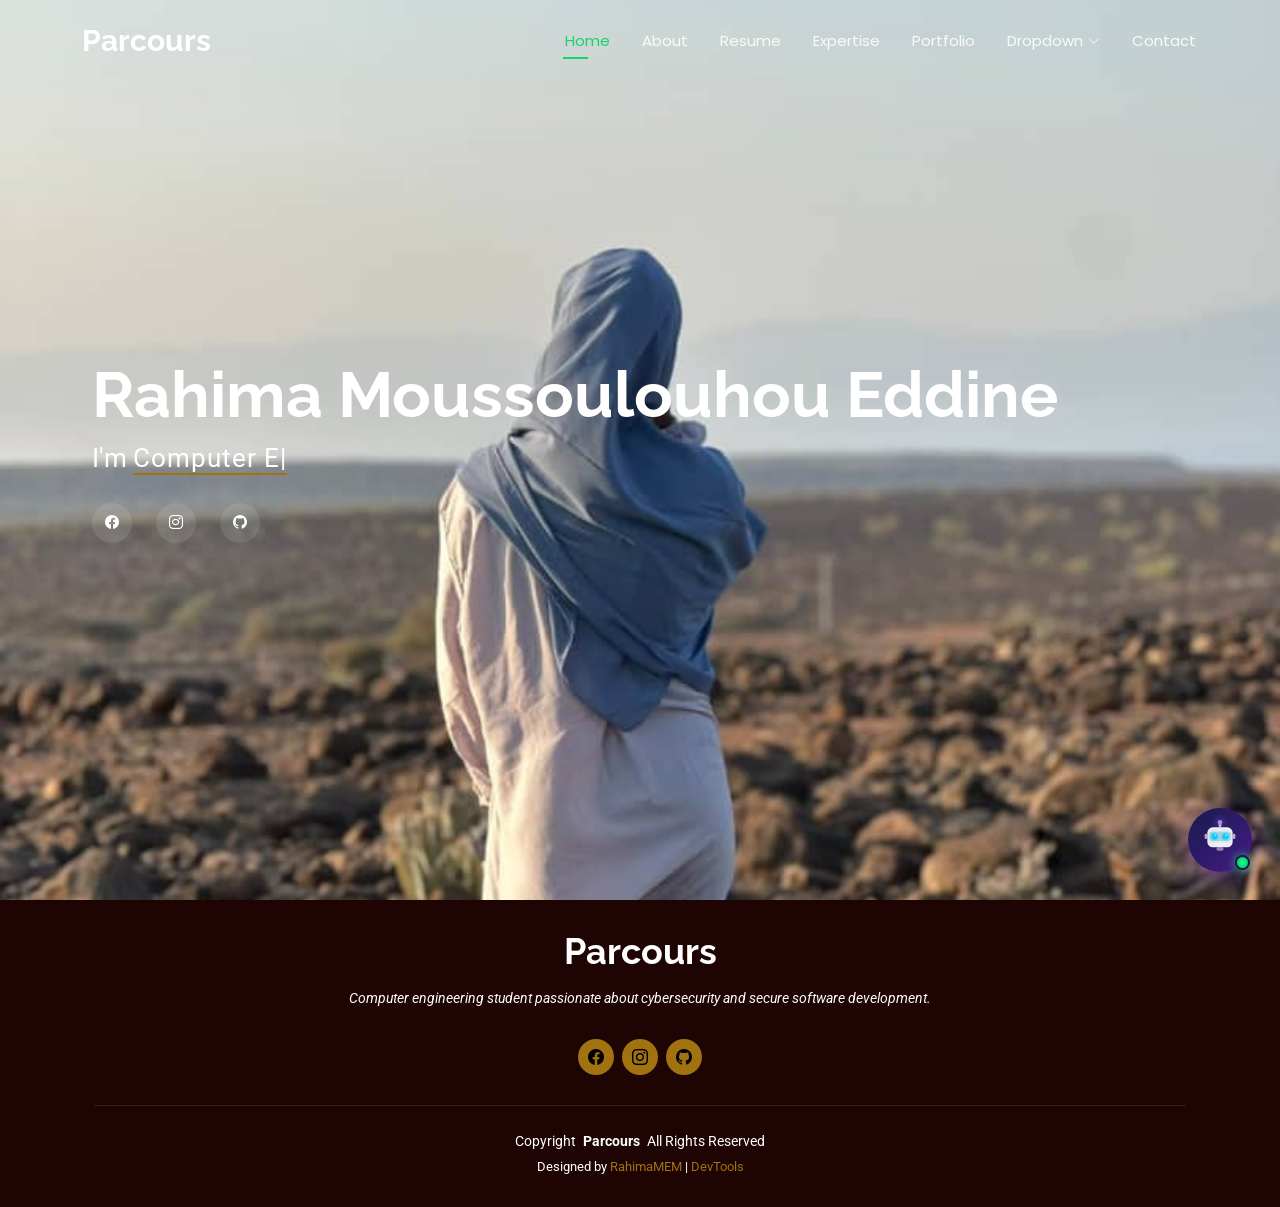
<file: index.html>
<!DOCTYPE html>
<html lang="en">

<head>
  <meta charset="utf-8">
  <meta content="width=device-width, initial-scale=1.0" name="viewport">
  <title>Index - Portfolio_Rahima MEM</title>
  <meta name="description" content="">
  <meta name="keywords" content="">

  <!-- Favicons -->
  <link href="assets/img/favicon.png" rel="icon">
  <link href="assets/img/apple-touch-icon.png" rel="apple-touch-icon">

  <!-- Fonts -->
  <link href="https://fonts.googleapis.com" rel="preconnect">
  <link href="https://fonts.gstatic.com" rel="preconnect" crossorigin>
  <link href="https://fonts.googleapis.com/css2?family=Roboto:ital,wght@0,100;0,300;0,400;0,500;0,700;0,900;1,100;1,300;1,400;1,500;1,700;1,900&family=Poppins:ital,wght@0,100;0,200;0,300;0,400;0,500;0,600;0,700;0,800;0,900;1,100;1,200;1,300;1,400;1,500;1,600;1,700;1,800;1,900&family=Raleway:ital,wght@0,100;0,200;0,300;0,400;0,500;0,600;0,700;0,800;0,900;1,100;1,200;1,300;1,400;1,500;1,600;1,700;1,800;1,900&display=swap" rel="stylesheet">

  <!-- Vendor CSS Files -->
  <link href="assets/vendor/bootstrap/css/bootstrap.min.css" rel="stylesheet">
  <link href="assets/vendor/bootstrap-icons/bootstrap-icons.css" rel="stylesheet">
  <link href="assets/vendor/aos/aos.css" rel="stylesheet">
  <link href="assets/vendor/swiper/swiper-bundle.min.css" rel="stylesheet">
  <link href="assets/vendor/glightbox/css/glightbox.min.css" rel="stylesheet">

  <!-- Main CSS File -->
  <link href="assets/css/main.css" rel="stylesheet">


</head>

<body class="index-page">
  <header id="header" class="header d-flex align-items-center fixed-top">
    <div class="container-fluid container-xl position-relative d-flex align-items-center justify-content-between">

      <a href="index.html" class="logo d-flex align-items-center">

        <h1 class="sitename">Parcours</h1>
      </a>

      <nav id="navmenu" class="navmenu">
        <ul>
          <li><a href="index.html" class="active">Home</a></li>
          <li><a href="about.html">About</a></li>
          <li><a href="resume.html">Resume</a></li>
          <li><a href="expertise.html">Expertise</a></li>
          <li><a href="portfolio.html">Portfolio</a></li>
          <li class="dropdown"><a href="#"><span>Dropdown</span> <i class="bi bi-chevron-down toggle-dropdown"></i></a>
            <ul>
              <li><a href="#">Dropdown 1</a></li>
              <li class="dropdown"><a href="#"><span>Deep Dropdown</span> <i class="bi bi-chevron-down toggle-dropdown"></i></a>
                <ul>
                  <li><a href="#">Deep Dropdown 1</a></li>
                  <li><a href="#">Deep Dropdown 2</a></li>
                  <li><a href="#">Deep Dropdown 3</a></li>
                  <li><a href="#">Deep Dropdown 4</a></li>
                  <li><a href="#">Deep Dropdown 5</a></li>
                </ul>
              </li>
              <li><a href="#">Dropdown 2</a></li>
              <li><a href="#">Dropdown 3</a></li>
              <li><a href="#">Dropdown 4</a></li>
            </ul>
          </li>
          <li><a href="contact.html">Contact</a></li>
        </ul>
        <i class="mobile-nav-toggle d-xl-none bi bi-list"></i>
      </nav>

    </div>
  </header>

  <main class="main">

    <!-- Hero Section -->
    <section id="hero" class="hero section dark-background">

      <img src="assets/img/hero-bg.jpeg" alt="" data-aos="fade-in">

      <div class="container" data-aos="zoom-out" data-aos-delay="100">
        <h2>Rahima Moussoulouhou Eddine</h2>
        <p>I'm <span class="typed" data-typed-items="Computer Engineering Student, Cybersecurity Enthusiast , Future Security Engineer."></span><span class="typed-cursor typed-cursor--blink"></span></p>
        <div class="social-links">
        <a href="https://www.facebook.com/rahima.mouslouheddine"><i class="bi bi-facebook"></i></a>
        <a href="https://www.instagram.com/rahima_mem?igsh=cnU5amM4YTIxZWhs"><i class="bi bi-instagram"></i></a>
        <a href="https://github.com/rahimamem03-debug/"><i class="bi bi-github"></i></a>      
        </div>
      </div>

    </section><!-- /Hero Section -->

  </main>

  <footer id="footer" class="footer dark-background">
    <div class="container">
      <h3 class="sitename">Parcours</h3>
      <p>Computer engineering student passionate about cybersecurity and secure software development.</p>
      <div class="social-links d-flex justify-content-center">
        <a href="https://www.facebook.com/rahima.mouslouheddine"><i class="bi bi-facebook"></i></a>
        <a href="https://www.instagram.com/rahima_mem?igsh=cnU5amM4YTIxZWhs"><i class="bi bi-instagram"></i></a>
        <a href="https://github.com/rahimamem03-debug/"><i class="bi bi-github"></i></a>
      </div>
      <div class="container">
        <div class="copyright">
          <span>Copyright</span> <strong class="px-1 sitename">Parcours</strong> <span>All Rights Reserved</span>
        </div>
        <div class="credits">

          Designed by <a href="https://github.com/rahimamem03-debug/">RahimaMEM</a> | <a href="https://bootstrapmade.com/tools/">DevTools</a>
        </div>
      </div>
    </div>
  </footer>

  <!-- Scroll Top -->
  <a href="#" id="scroll-top" class="scroll-top d-flex align-items-center justify-content-center"><i class="bi bi-arrow-up-short"></i></a>

  <!-- Preloader -->
  <div id="preloader"></div>

  <!-- Vendor JS Files -->
  <script src="assets/vendor/bootstrap/js/bootstrap.bundle.min.js"></script>  <script src="assets/vendor/aos/aos.js"></script>
  <script src="assets/vendor/typed.js/typed.umd.js"></script>
  <script src="assets/vendor/purecounter/purecounter_vanilla.js"></script>
  <script src="assets/vendor/waypoints/noframework.waypoints.js"></script>
  <script src="assets/vendor/swiper/swiper-bundle.min.js"></script>
  <script src="assets/vendor/glightbox/js/glightbox.min.js"></script>
  <script src="assets/vendor/imagesloaded/imagesloaded.pkgd.min.js"></script>
  <script src="assets/vendor/isotope-layout/isotope.pkgd.min.js"></script>

  <!-- Main JS File -->
  <script src="assets/js/main.js"></script>
  <script src="assets/js/chatbot.js"></script>
</body>

</html>
</file>
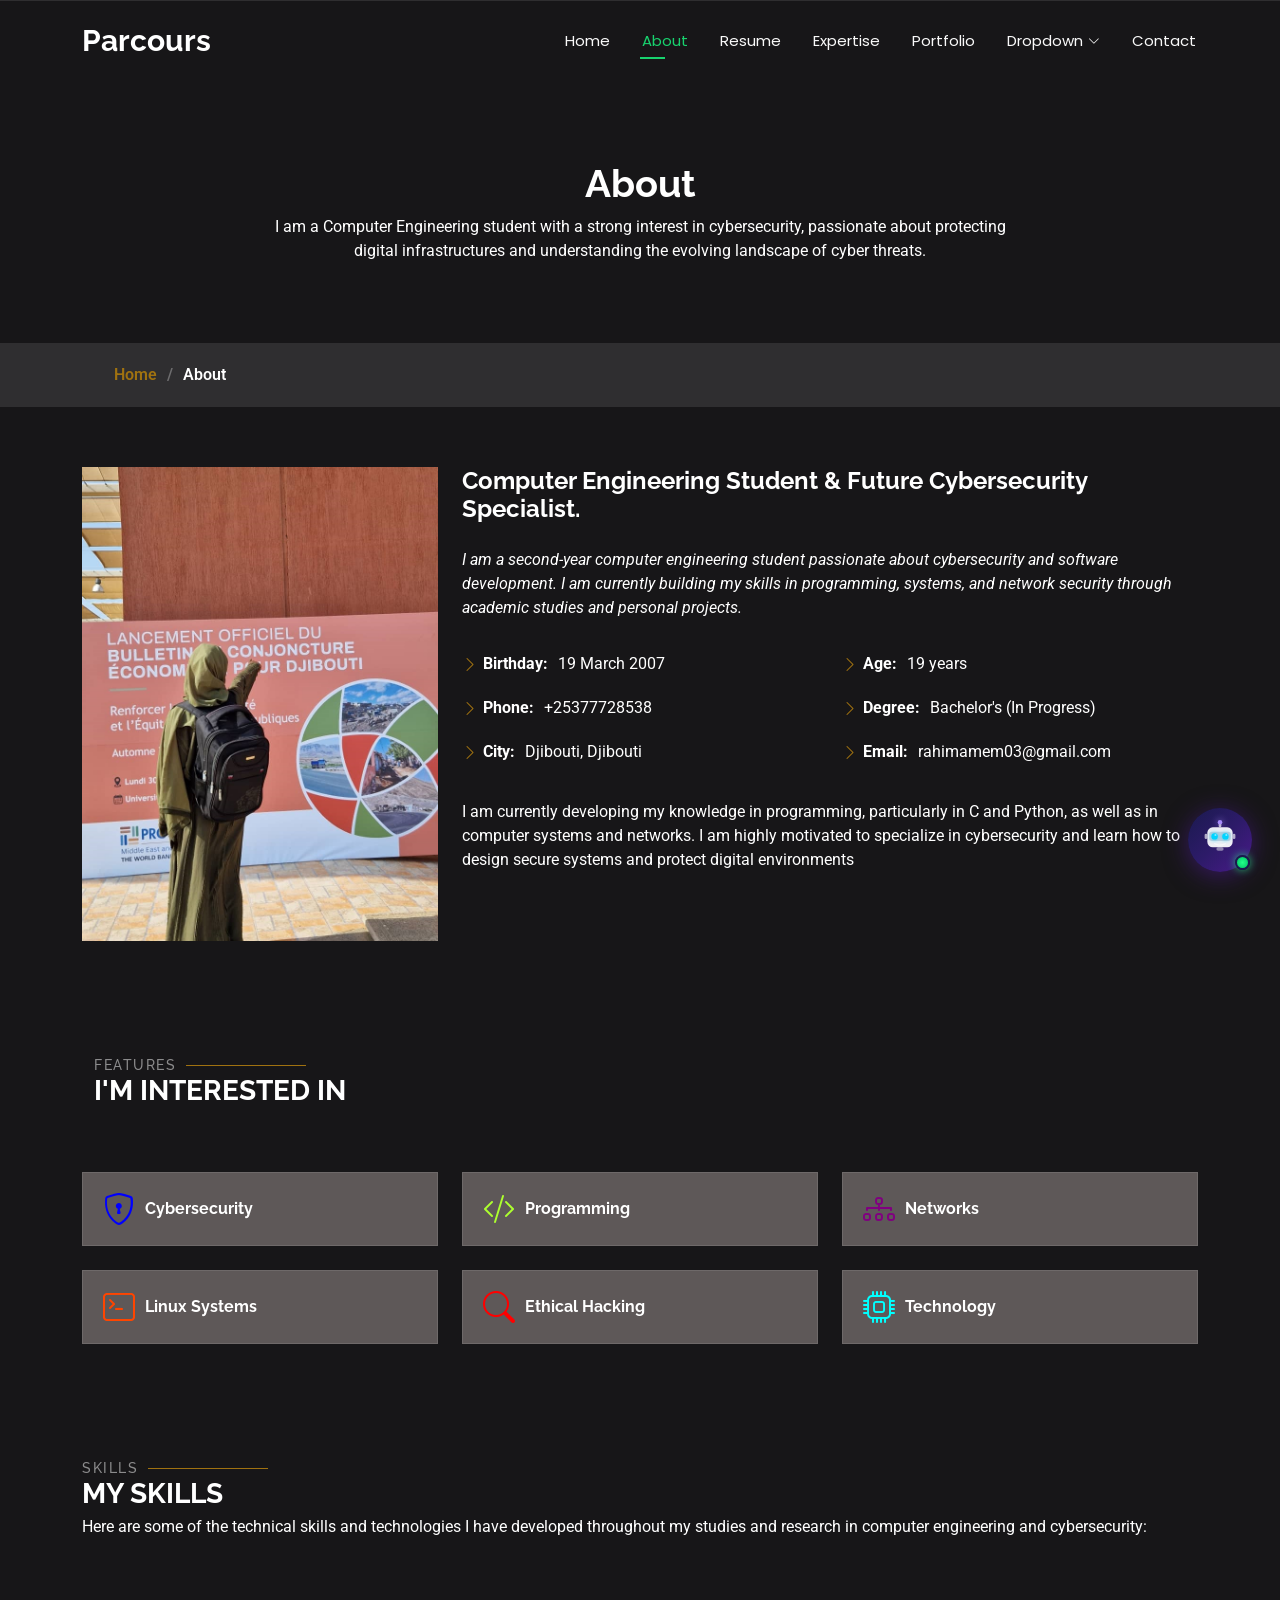
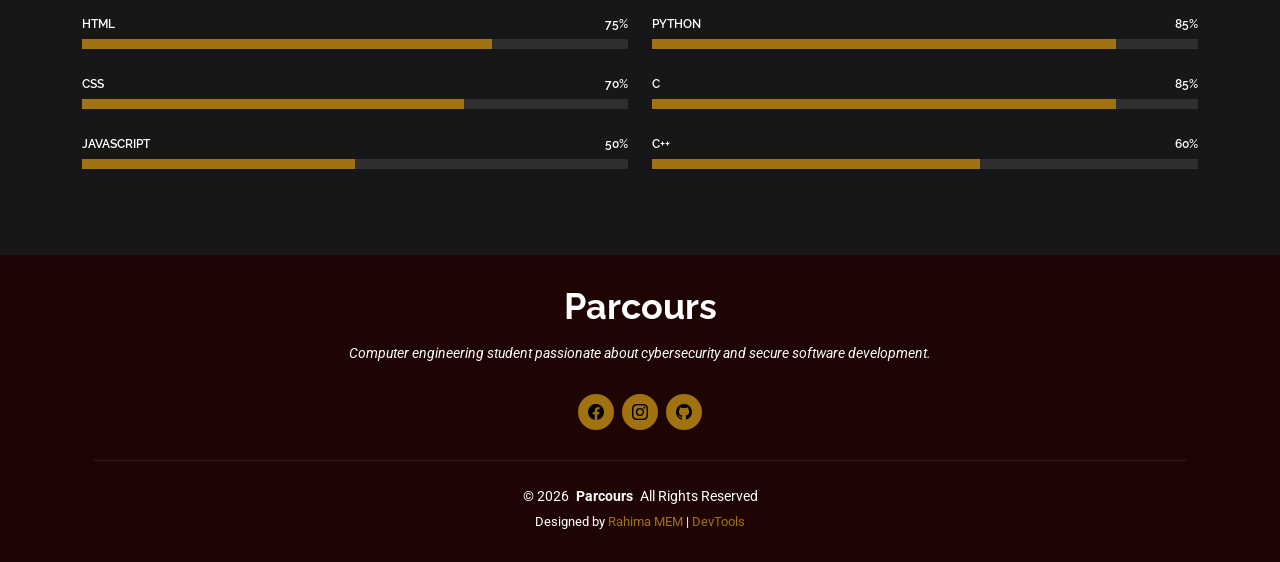
<file: about.html>
<!DOCTYPE html>
<html lang="en">

<head>
  <meta charset="utf-8">
  <meta content="width=device-width, initial-scale=1.0" name="viewport">
  <title>About - Portfolio_Rahima MEM</title>
  <meta name="description" content="">
  <meta name="keywords" content="">
  
  <!-- Favicons -->
  <link href="assets/img/favicon.png" rel="icon">
  <link href="assets/img/apple-touch-icon.png" rel="apple-touch-icon">

  <!-- Fonts -->
  <link href="https://fonts.googleapis.com" rel="preconnect">
  <link href="https://fonts.gstatic.com" rel="preconnect" crossorigin>
  <link href="https://fonts.googleapis.com/css2?family=Roboto:ital,wght@0,100;0,300;0,400;0,500;0,700;0,900;1,100;1,300;1,400;1,500;1,700;1,900&family=Poppins:ital,wght@0,100;0,200;0,300;0,400;0,500;0,600;0,700;0,800;0,900;1,100;1,200;1,300;1,400;1,500;1,600;1,700;1,800;1,900&family=Raleway:ital,wght@0,100;0,200;0,300;0,400;0,500;0,600;0,700;0,800;0,900;1,100;1,200;1,300;1,400;1,500;1,600;1,700;1,800;1,900&display=swap" rel="stylesheet">

  <!-- Vendor CSS Files -->
  <link href="assets/vendor/bootstrap/css/bootstrap.min.css" rel="stylesheet">
  <link href="assets/vendor/bootstrap-icons/bootstrap-icons.css" rel="stylesheet">
  <link href="assets/vendor/aos/aos.css" rel="stylesheet">
  <link href="assets/vendor/swiper/swiper-bundle.min.css" rel="stylesheet">
  <link href="assets/vendor/glightbox/css/glightbox.min.css" rel="stylesheet">

  <!-- Main CSS File -->
  <link href="assets/css/main.css" rel="stylesheet">


</head>

<body class="about-page">
   
  <header id="header" class="header d-flex align-items-center fixed-top">
    <div class="container-fluid container-xl position-relative d-flex align-items-center justify-content-between">

      <a href="index.html" class="logo d-flex align-items-center">
        <!-- Uncomment the line below if you also wish to use an image logo -->
        <!-- <img src="assets/img/logo.webp" alt=""> -->
        <h1 class="sitename">Parcours</h1>
      </a>

      <nav id="navmenu" class="navmenu">
        <ul>
          <li><a href="index.html">Home</a></li>
          <li><a href="about.html" class="active">About</a></li>
          <li><a href="resume.html">Resume</a></li>
          <li><a href="expertise.html">Expertise</a></li>
          <li><a href="portfolio.html">Portfolio</a></li>
          <li class="dropdown"><a href="#"><span>Dropdown</span> <i class="bi bi-chevron-down toggle-dropdown"></i></a>
            <ul>
              <li><a href="#">Dropdown 1</a></li>
              <li class="dropdown"><a href="#"><span>Deep Dropdown</span> <i class="bi bi-chevron-down toggle-dropdown"></i></a>
                <ul>
                  <li><a href="#">Deep Dropdown 1</a></li>
                  <li><a href="#">Deep Dropdown 2</a></li>
                  <li><a href="#">Deep Dropdown 3</a></li>
                  <li><a href="#">Deep Dropdown 4</a></li>
                  <li><a href="#">Deep Dropdown 5</a></li>
                </ul>
              </li>
              <li><a href="#">Dropdown 2</a></li>
              <li><a href="#">Dropdown 3</a></li>
              <li><a href="#">Dropdown 4</a></li>
            </ul>
          </li>
          <li><a href="contact.html">Contact</a></li>
        </ul>
        <i class="mobile-nav-toggle d-xl-none bi bi-list"></i>
      </nav>

    </div>
  </header>

  <main class="main">

    <!-- Page Title -->
    <div class="page-title" data-aos="fade">
      <div class="heading">
        <div class="container">
          <div class="row d-flex justify-content-center text-center">
            <div class="col-lg-8">
              <h1>About</h1>
              <p class="mb-0"> 
                I am a Computer Engineering student with a strong interest in cybersecurity,
                 passionate about protecting digital infrastructures and understanding the evolving landscape of cyber threats.
              </p>
            </div>
          </div>
        </div>
      </div>
      <nav class="breadcrumbs">
        <div class="container">
          <ol>
            <li><a href="index.html">Home</a></li>
            <li class="current">About</li>
          </ol>
        </div>
      </nav>
    </div><!-- End Page Title -->

    <!-- About Section -->
    <section id="about" class="about section">

      <div class="container" data-aos="fade-up" data-aos-delay="100">

        <div class="row gy-4 justify-content-center">
          <div class="col-lg-4">
            <img src="assets/img/profile-img.jpeg" class="img-fluid" alt="">
          </div>
          <div class="col-lg-8 content">
            <h2>Computer Engineering Student &amp; Future Cybersecurity Specialist.</h2>
            <p class="fst-italic py-3">
              I am a second-year computer engineering student passionate about cybersecurity and software development. 
              I am currently building my skills in programming, systems, and network security through academic studies and personal projects.
            </p>
            <div class="row">
              <div class="col-lg-6">
                <ul>
                  <li><i class="bi bi-chevron-right"></i> <strong>Birthday:</strong> <span>19 March 2007</span></li>
                  <li><i class="bi bi-chevron-right"></i> <strong>Phone:</strong> <span>+25377728538</span></li>
                  <li><i class="bi bi-chevron-right"></i> <strong>City:</strong> <span>Djibouti, Djibouti</span></li>
                </ul>
              </div>
              <div class="col-lg-6">
                <ul>
                  <li><i class="bi bi-chevron-right"></i> <strong>Age:</strong> <span>19 years</span></li>
                  <li><i class="bi bi-chevron-right"></i> <strong>Degree:</strong> <span>Bachelor's (In Progress)</span></li>
                  <li><i class="bi bi-chevron-right"></i> <strong>Email:</strong> <span>rahimamem03@gmail.com</span></li>
                </ul>
              </div>
            </div>
            <p class="py-3">
              I am currently developing my knowledge in programming, particularly in C and Python, as well as in computer systems and networks. 
              I am highly motivated to specialize in cybersecurity and learn how to design secure systems and protect digital environments
            </p>
          </div>
        </div>

      </div>

    </section><!-- /About Section -->

    <section id="features" class="features section">
  <div class="container" data-aos="fade-up">
          <!-- Section Title -->
      <div class="container section-title" data-aos="fade-up">
        <h2>Features</h2>
        <div><span>I'm</span> <span class="description-title">interested in</span></div>
      </div><!-- End Section Title -->


    <div class="row">
      

      <div class="col-lg-4 col-md-6">
        <div class="features-item">
          <i class="bi bi-shield-lock"style="color: blue;"></i>
          <h3><a href="" class="stretched-link">Cybersecurity</a></h3>
        </div>
      </div>

      <div class="col-lg-4 col-md-6 mt-4 mt-md-0">
        <div class="features-item">
          <i class="bi bi-code-slash" style="color: #adff2f;"></i>
          <h3><a href="" class="stretched-link">Programming</a></h3>
        </div>
      </div>

      <div class="col-lg-4 col-md-6 mt-4 mt-lg-0">
        <div class="features-item">
          <i class="bi bi-diagram-3" style="color: #800080;"></i>
          <h3><a href="" class="stretched-link">Networks</a></h3>

        </div>
      </div>

      <div class="col-lg-4 col-md-6 mt-4">
        <div class="features-item">
          <i class="bi bi-terminal" style="color: orangered;"></i>
          <h3><a href="" class="stretched-link">Linux Systems</a></h3>
         
        </div>
      </div>

      <div class="col-lg-4 col-md-6 mt-4">
        <div class="features-item">
          <i class="bi bi-search" style="color: red;"></i>
          <h3><a href="" class="stretched-link">Ethical Hacking</a></h3>
          
        </div>
      </div>

      <div class="col-lg-4 col-md-6 mt-4">
        <div class="features-item">
          <i class="bi bi-cpu" style="color:cyan;"></i>
          <h3><a href="" class="stretched-link">Technology</a></h3>
          
        </div>
      </div>

    </div>

  </div>
</section>


    <!-- Skills Section -->
    <section id="skills" class="skills section">

      <!-- Section Title -->
      <div class="container section-title" data-aos="fade-up">
        <h2>Skills</h2>
        <div><span>My</span> <span class="description-title">Skills</span></div>
        <p> Here are some of the technical skills and technologies I have developed throughout my studies and research in computer engineering and cybersecurity:
 </p>
      </div><!-- End Section Title -->

      <div class="container" data-aos="fade-up" data-aos-delay="100">

        <div class="row skills-content skills-animation">

          <div class="col-lg-6">

            <div class="progress">
              <span class="skill"><span>HTML</span> <i class="val">75%</i></span>
              <div class="progress-bar-wrap">
              <div class="progress-bar" role="progressbar" aria-valuenow="75" aria-valuemin="0" aria-valuemax="100"></div>
              </div>
            </div><!-- End Skills Item -->

            <div class="progress">
              <span class="skill"><span>CSS</span> <i class="val">70%</i></span>
              <div class="progress-bar-wrap">
              <div class="progress-bar" role="progressbar" aria-valuenow="70" aria-valuemin="0" aria-valuemax="100"></div>
              </div>
            </div><!-- End Skills Item -->

            <div class="progress">
              <span class="skill"><span>JavaScript</span> <i class="val">50%</i></span>
              <div class="progress-bar-wrap">
              <div class="progress-bar" role="progressbar" aria-valuenow="50" aria-valuemin="0" aria-valuemax="100"></div>
              </div>
            </div><!-- End Skills Item -->

          </div>

          <div class="col-lg-6">

            <div class="progress">
              <span class="skill"><span>Python</span> <i class="val">85%</i></span>
              <div class="progress-bar-wrap">
                <div class="progress-bar" role="progressbar" aria-valuenow="85" aria-valuemin="0" aria-valuemax="100"></div>
              </div>
            </div><!-- End Skills Item -->

            <div class="progress">
              <span class="skill"><span> C </span> <i class="val">85%</i></span>
              <div class="progress-bar-wrap">
                <div class="progress-bar" role="progressbar" aria-valuenow="85" aria-valuemin="0" aria-valuemax="100"> 
                </div>
              </div>
            </div><!-- End Skills Item -->

            <div class="progress">
              <span class="skill"><span> C++</span> <i class="val">60%</i></span>
              <div class="progress-bar-wrap">
                <div class="progress-bar" role="progressbar" aria-valuenow="60" aria-valuemin="0" aria-valuemax="100"></div>
              </div>
            </div><!-- End Skills Item -->

          </div>

        </div>

      </div>

    </section><!-- /Skills Section -->

    

  

  </main>

  <footer id="footer" class="footer dark-background">
    <div class="container">
      <h3 class="sitename">Parcours</h3>
      <p>Computer engineering student passionate about cybersecurity and secure software development.</p>
      <div class="social-links d-flex justify-content-center">
        <a href="https://www.facebook.com/rahima.mouslouheddine"><i class="bi bi-facebook"></i></a>
        <a href="https://www.instagram.com/rahima_mem?igsh=cnU5amM4YTIxZWhs"><i class="bi bi-instagram"></i></a>
        <a href="https://github.com/rahimamem03-debug/"><i class="bi bi-github"></i></a>
      </div>
      <div class="container">
        <div class="copyright">
          <span>&copy; 2026</span> <strong class="px-1 sitename">Parcours</strong> <span>All Rights Reserved</span>
        </div>
        <div class="credits">
          
          Designed by <a href="https://github.com/rahimamem03-debug/">Rahima MEM</a> | <a href="https://bootstrapmade.com/tools/">DevTools</a>
        </div>
      </div>
    </div>
  </footer>

  <!-- Scroll Top -->
  <a href="#" id="scroll-top" class="scroll-top d-flex align-items-center justify-content-center"><i class="bi bi-arrow-up-short"></i></a>

  <!-- Preloader -->
  <div id="preloader"></div>

  <!-- Vendor JS Files -->
  <script src="assets/vendor/bootstrap/js/bootstrap.bundle.min.js"></script>  <script src="assets/vendor/aos/aos.js"></script>
  <script src="assets/vendor/typed.js/typed.umd.js"></script>
  <script src="assets/vendor/purecounter/purecounter_vanilla.js"></script>
  <script src="assets/vendor/waypoints/noframework.waypoints.js"></script>
  <script src="assets/vendor/swiper/swiper-bundle.min.js"></script>
  <script src="assets/vendor/glightbox/js/glightbox.min.js"></script>
  <script src="assets/vendor/imagesloaded/imagesloaded.pkgd.min.js"></script>
  <script src="assets/vendor/isotope-layout/isotope.pkgd.min.js"></script>

  <!-- Main JS File -->
  <script src="assets/js/main.js"></script>

  <script src="assets/js/chatbot.js"></script>
</body>

</html>
</file>
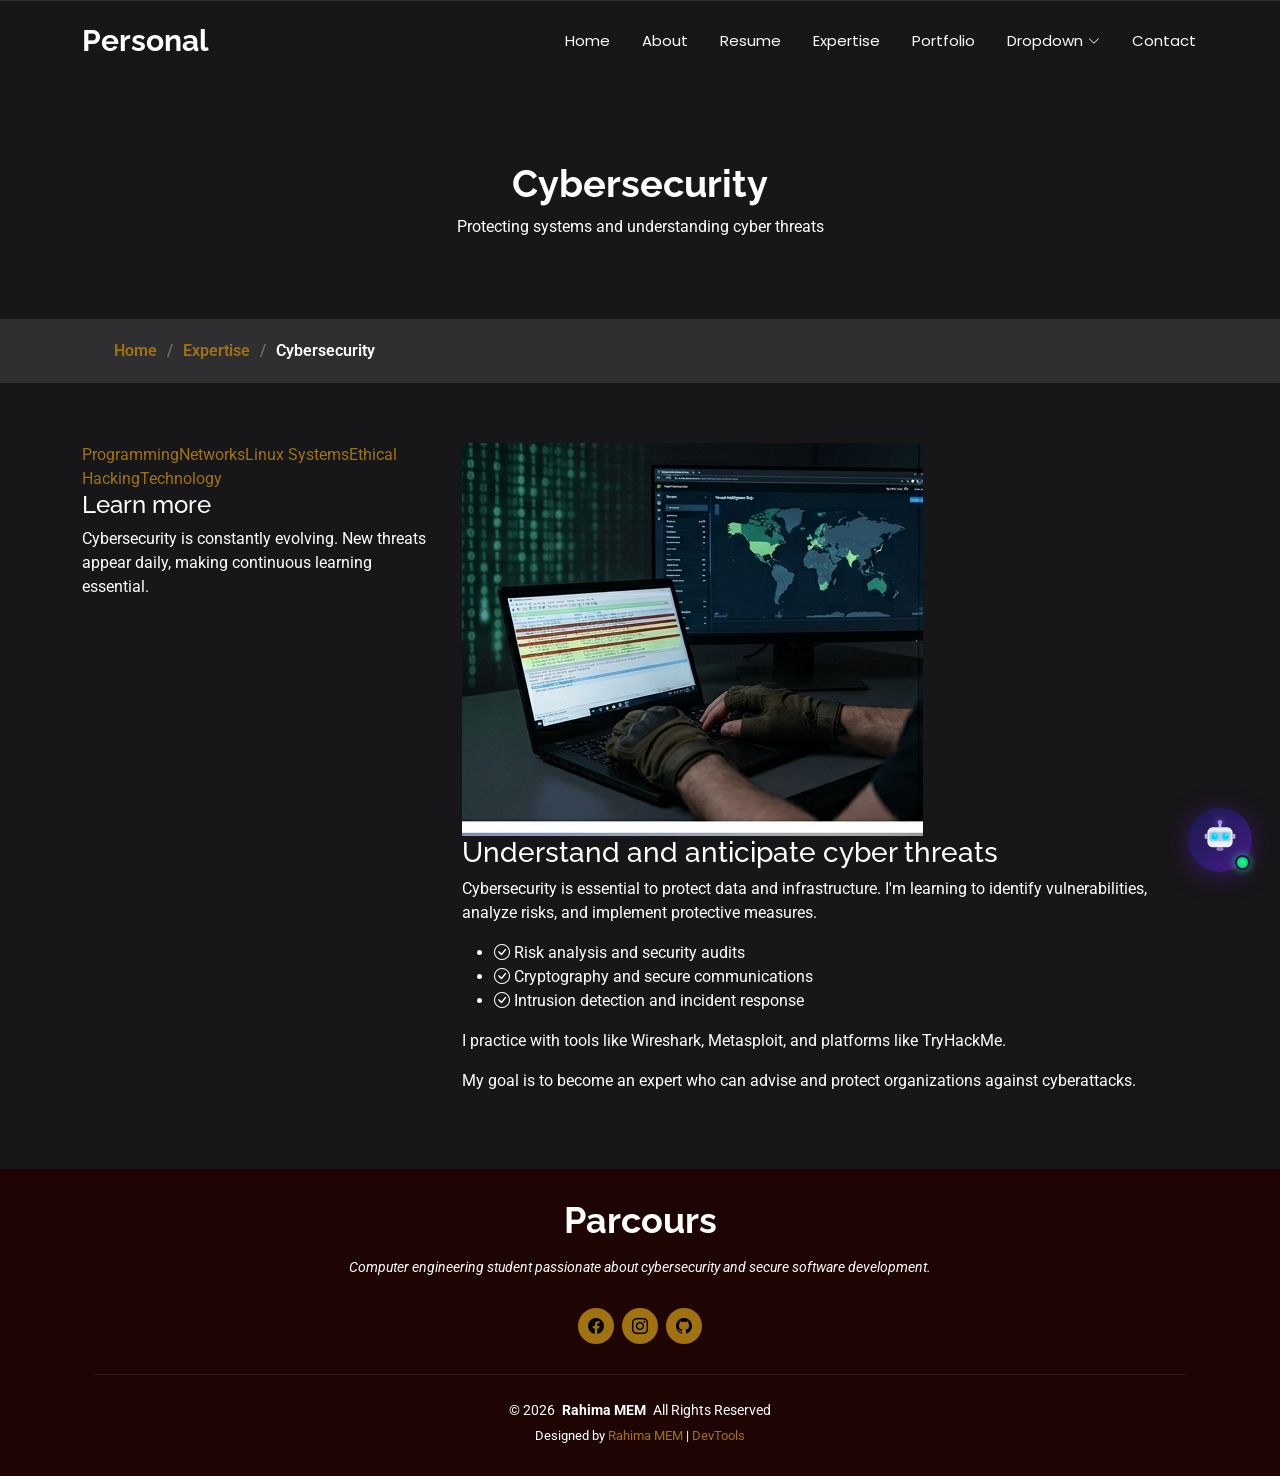
<file: expertise-details.html>
<!DOCTYPE html>
<html lang="en">

<head>
  <meta charset="utf-8">
  <meta content="width=device-width, initial-scale=1.0" name="viewport">
  <title>expertise Details - Portfolio-Rahima MEM</title>
  <meta name="description" content="">
  <meta name="keywords" content="">

   <!-- Favicons -->
  <link href="assets/img/favicon.png" rel="icon">
  <link href="assets/img/apple-touch-icon.png" rel="apple-touch-icon">

  <!-- Fonts -->
  <link href="https://fonts.googleapis.com" rel="preconnect">
  <link href="https://fonts.gstatic.com" rel="preconnect" crossorigin>
  <link href="https://fonts.googleapis.com/css2?family=Roboto:ital,wght@0,100;0,300;0,400;0,500;0,700;0,900;1,100;1,300;1,400;1,500;1,700;1,900&family=Poppins:ital,wght@0,100;0,200;0,300;0,400;0,500;0,600;0,700;0,800;0,900;1,100;1,200;1,300;1,400;1,500;1,600;1,700;1,800;1,900&family=Raleway:ital,wght@0,100;0,200;0,300;0,400;0,500;0,600;0,700;0,800;0,900;1,100;1,200;1,300;1,400;1,500;1,600;1,700;1,800;1,900&display=swap" rel="stylesheet">

  <!-- Vendor CSS Files -->
  <link href="assets/vendor/bootstrap/css/bootstrap.min.css" rel="stylesheet">
  <link href="assets/vendor/bootstrap-icons/bootstrap-icons.css" rel="stylesheet">
  <link href="assets/vendor/aos/aos.css" rel="stylesheet">
  <link href="assets/vendor/swiper/swiper-bundle.min.css" rel="stylesheet">
  <link href="assets/vendor/glightbox/css/glightbox.min.css" rel="stylesheet">

  <!-- Main CSS File -->
  <link href="assets/css/main.css" rel="stylesheet">


</head>

<body class="expertise-details-page">

  <header id="header" class="header d-flex align-items-center fixed-top">
    <div class="container-fluid container-xl position-relative d-flex align-items-center justify-content-between">

      <a href="index.html" class="logo d-flex align-items-center">
        <!-- Uncomment the line below if you also wish to use an image logo -->
        <!-- <img src="assets/img/logo.webp" alt=""> -->
        <h1 class="sitename">Personal</h1>
      </a>

      <nav id="navmenu" class="navmenu">
        <ul>
          <li><a href="index.html">Home</a></li>
          <li><a href="about.html">About</a></li>
          <li><a href="resume.html">Resume</a></li>
          <li><a href="expertise.html">Expertise</a></li>
          <li><a href="portfolio.html">Portfolio</a></li>
          <li class="dropdown"><a href="#"><span>Dropdown</span> <i class="bi bi-chevron-down toggle-dropdown"></i></a>
            <ul>
              <li><a href="#">Dropdown 1</a></li>
              <li class="dropdown"><a href="#"><span>Deep Dropdown</span> <i class="bi bi-chevron-down toggle-dropdown"></i></a>
                <ul>
                  <li><a href="#">Deep Dropdown 1</a></li>
                  <li><a href="#">Deep Dropdown 2</a></li>
                  <li><a href="#">Deep Dropdown 3</a></li>
                  <li><a href="#">Deep Dropdown 4</a></li>
                  <li><a href="#">Deep Dropdown 5</a></li>
                </ul>
              </li>
              <li><a href="#">Dropdown 2</a></li>
              <li><a href="#">Dropdown 3</a></li>
              <li><a href="#">Dropdown 4</a></li>
            </ul>
          </li>
          <li><a href="contact.html">Contact</a></li>
        </ul>
        <i class="mobile-nav-toggle d-xl-none bi bi-list"></i>
      </nav>

    </div>
  </header>

<main class="main">

  <!-- Page Title -->
  <div class="page-title" data-aos="fade">
    <div class="heading">
      <div class="container">
        <div class="row d-flex justify-content-center text-center">
          <div class="col-lg-8">
            <h1 id="detail-title">Expertise Details</h1>
            <p id="detail-subtitle" class="mb-0">Loading...</p>
          </div>
        </div>
      </div>
    </div>
    <nav class="breadcrumbs">
      <div class="container">
        <ol>
          <li><a href="index.html">Home</a></li>
          <li><a href="expertise.html">Expertise</a></li>
          <li class="current" id="breadcrumb-current">Details</li>
        </ol>
      </div>
    </nav>
  </div>

  <!-- Expertise Details Section -->
  <section id="expertise-details" class="expertise-details section">
    <div class="container">
      <div class="row gy-4">
        <div class="col-lg-4" data-aos="fade-up" data-aos-delay="100">
          <div class="expertise-list" id="expertise-list">
            <!-- Links to other expertises will be injected here -->
          </div>
          <h4 id="sidebar-title">Learn more</h4>
          <p id="sidebar-text"></p>
        </div>
        <div class="col-lg-8" data-aos="fade-up" data-aos-delay="200">
          <img id="detail-image" src="" alt="" class="img-fluid expertise-img">
          <h3 id="detail-heading"></h3>
          <p id="detail-paragraph-1"></p>
          <ul id="detail-list"></ul>
          <p id="detail-paragraph-2"></p>
          <p id="detail-paragraph-3"></p>
        </div>
      </div>
    </div>
  </section>

</main>

  <footer id="footer" class="footer dark-background">
    <div class="container">
      <h3 class="sitename">Parcours</h3>
      <p>Computer engineering student passionate about cybersecurity and secure software development.</p>
      <div class="social-links d-flex justify-content-center">
        <a href="https://www.facebook.com/rahima.mouslouheddine"><i class="bi bi-facebook"></i></a>
        <a href="https://www.instagram.com/rahima_mem?igsh=cnU5amM4YTIxZWhs"><i class="bi bi-instagram"></i></a>
        <a href="https://github.com/rahimamem03-debug/"><i class="bi bi-github"></i></a>
        
      </div>
      <div class="container">
        <div class="copyright">
          <span>&copy; 2026</span> <strong class="px-1 sitename">Rahima MEM</strong> <span>All Rights Reserved</span>
        </div>
        <div class="credits">
          
          Designed by <a href="https://github.com/rahimamem03-debug">Rahima MEM</a> | <a href="https://bootstrapmade.com/tools/">DevTools</a>
        </div>
      </div>
    </div>
  </footer>

  <!-- Scroll Top -->
  <a href="#" id="scroll-top" class="scroll-top d-flex align-items-center justify-content-center"><i class="bi bi-arrow-up-short"></i></a>

  <!-- Preloader -->
  <div id="preloader"></div>

  <!-- Vendor JS Files -->
  <script src="assets/vendor/bootstrap/js/bootstrap.bundle.min.js"></script>  <script src="assets/vendor/aos/aos.js"></script>
  <script src="assets/vendor/typed.js/typed.umd.js"></script>
  <script src="assets/vendor/purecounter/purecounter_vanilla.js"></script>
  <script src="assets/vendor/waypoints/noframework.waypoints.js"></script>
  <script src="assets/vendor/swiper/swiper-bundle.min.js"></script>
  <script src="assets/vendor/glightbox/js/glightbox.min.js"></script>
  <script src="assets/vendor/imagesloaded/imagesloaded.pkgd.min.js"></script>
  <script src="assets/vendor/isotope-layout/isotope.pkgd.min.js"></script>

  <!-- Main JS File -->
  <script src="assets/js/main.js"></script>
  <!-- Expertise Details JS File -->
  <script src="assets/js/expertise-details.js"></script>

  <script src="assets/js/chatbot.js"></script>
</body>

</html>
</file>
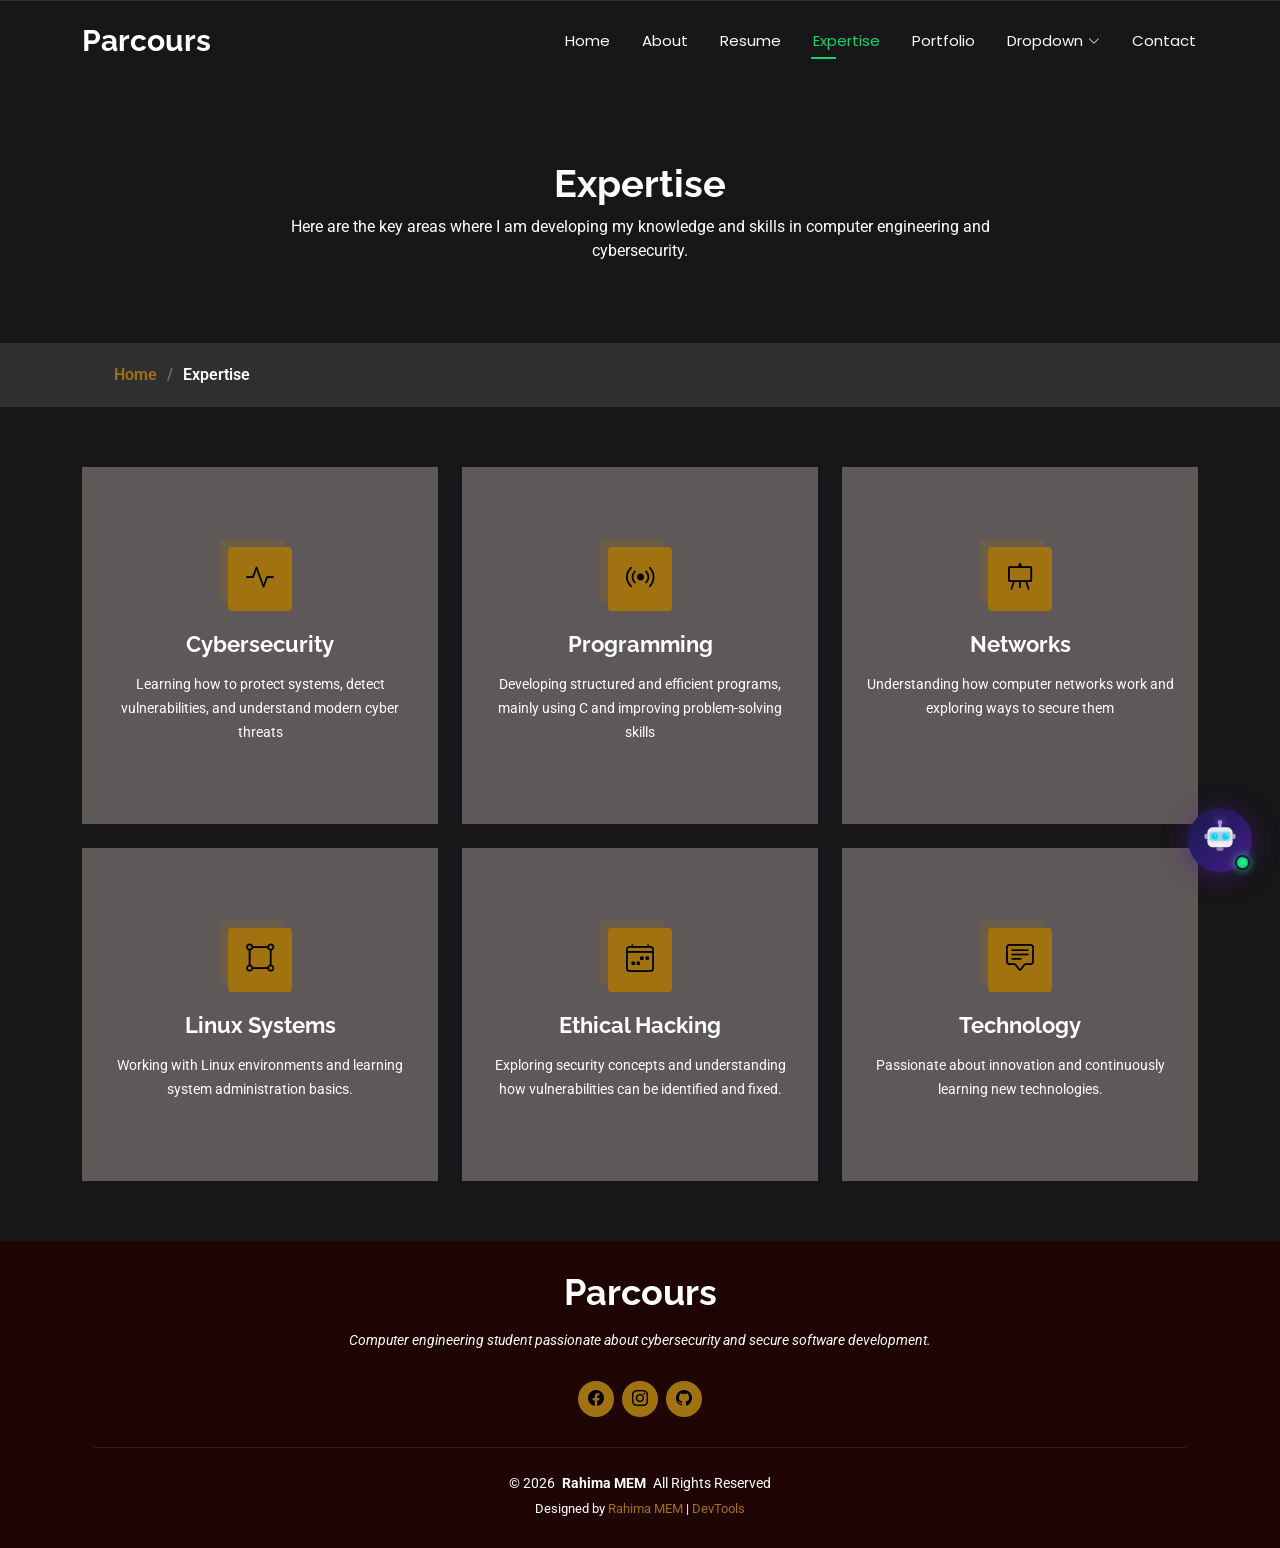
<file: expertise.html>
<!DOCTYPE html>
<html lang="en">

<head>
  <meta charset="utf-8">
  <meta content="width=device-width, initial-scale=1.0" name="viewport">
  <title>expertise - Portfolio-Rahima MEM</title>
  <meta name="description" content="">
  <meta name="keywords" content="">

  <!-- Favicons -->
  <link href="assets/img/favicon.png" rel="icon">
  <link href="assets/img/apple-touch-icon.png" rel="apple-touch-icon">

  <!-- Fonts -->
  <link href="https://fonts.googleapis.com" rel="preconnect">
  <link href="https://fonts.gstatic.com" rel="preconnect" crossorigin>
  <link href="https://fonts.googleapis.com/css2?family=Roboto:ital,wght@0,100;0,300;0,400;0,500;0,700;0,900;1,100;1,300;1,400;1,500;1,700;1,900&family=Poppins:ital,wght@0,100;0,200;0,300;0,400;0,500;0,600;0,700;0,800;0,900;1,100;1,200;1,300;1,400;1,500;1,600;1,700;1,800;1,900&family=Raleway:ital,wght@0,100;0,200;0,300;0,400;0,500;0,600;0,700;0,800;0,900;1,100;1,200;1,300;1,400;1,500;1,600;1,700;1,800;1,900&display=swap" rel="stylesheet">

  <!-- Vendor CSS Files -->
  <link href="assets/vendor/bootstrap/css/bootstrap.min.css" rel="stylesheet">
  <link href="assets/vendor/bootstrap-icons/bootstrap-icons.css" rel="stylesheet">
  <link href="assets/vendor/aos/aos.css" rel="stylesheet">
  <link href="assets/vendor/swiper/swiper-bundle.min.css" rel="stylesheet">
  <link href="assets/vendor/glightbox/css/glightbox.min.css" rel="stylesheet">

  <!-- Main CSS File -->
  <link href="assets/css/main.css" rel="stylesheet">


</head>

<body class="expertise-page">
  <header id="header" class="header d-flex align-items-center fixed-top">
    <div class="container-fluid container-xl position-relative d-flex align-items-center justify-content-between">

      <a href="index.html" class="logo d-flex align-items-center">
       
        <h1 class="sitename">Parcours</h1>
      </a>

      <nav id="navmenu" class="navmenu">
        <ul>
          <li><a href="index.html">Home</a></li>
          <li><a href="about.html">About</a></li>
          <li><a href="resume.html">Resume</a></li>
          <li><a href="expertise.html" class="active">Expertise</a></li>
          <li><a href="portfolio.html">Portfolio</a></li>
          <li class="dropdown"><a href="#"><span>Dropdown</span> <i class="bi bi-chevron-down toggle-dropdown"></i></a>
            <ul>
              <li><a href="#">Dropdown 1</a></li>
              <li class="dropdown"><a href="#"><span>Deep Dropdown</span> <i class="bi bi-chevron-down toggle-dropdown"></i></a>
                <ul>
                  <li><a href="#">Deep Dropdown 1</a></li>
                  <li><a href="#">Deep Dropdown 2</a></li>
                  <li><a href="#">Deep Dropdown 3</a></li>
                  <li><a href="#">Deep Dropdown 4</a></li>
                  <li><a href="#">Deep Dropdown 5</a></li>
                </ul>
              </li>
              <li><a href="#">Dropdown 2</a></li>
              <li><a href="#">Dropdown 3</a></li>
              <li><a href="#">Dropdown 4</a></li>
            </ul>
          </li>
          <li><a href="contact.html">Contact</a></li>
        </ul>
        <i class="mobile-nav-toggle d-xl-none bi bi-list"></i>
      </nav>

    </div>
  </header>

  <main class="main">

    <!-- Page Title -->
    <div class="page-title" data-aos="fade">
      <div class="heading">
        <div class="container">
          <div class="row d-flex justify-content-center text-center">
            <div class="col-lg-8">
              <h1>Expertise</h1>
              <p class="mb-0">Here are the key areas where I am developing my knowledge and skills in computer engineering and cybersecurity.</p>
            </div>
          </div>
        </div>
      </div>
      <nav class="breadcrumbs">
        <div class="container">
          <ol>
            <li><a href="index.html">Home</a></li>
            <li class="current">Expertise</li>
          </ol>
        </div>
      </nav>
    </div><!-- End Page Title -->

    <!-- expertise Section -->
    <section id="expertise" class="expertise section">

      <div class="container">

        <div class="row gy-4">

          <!-- Cybersecurity -->
          <div class="col-lg-4 col-md-6" data-aos="fade-up" data-aos-delay="100">
            <div class="expertise-item position-relative">
              <div class="icon">
                <i class="bi bi-activity"></i>
              </div>
              <a href="expertise-details.html?topic=cybersecurity" class="stretched-link">
                <h3>Cybersecurity</h3>
              </a>
              <p>Learning how to protect systems, detect vulnerabilities, and understand modern cyber threats</p>
            </div>
          </div><!-- End expertise Item -->

          <!-- Programming -->
          <div class="col-lg-4 col-md-6" data-aos="fade-up" data-aos-delay="200">
            <div class="expertise-item position-relative">
              <div class="icon">
                <i class="bi bi-broadcast"></i>
              </div>
              <a href="expertise-details.html?topic=programming" class="stretched-link">
                <h3>Programming</h3>
              </a>
              <p>Developing structured and efficient programs, mainly using C and improving problem-solving skills</p>
            </div>
          </div><!-- End expertise Item -->

          <!-- Networks -->
          <div class="col-lg-4 col-md-6" data-aos="fade-up" data-aos-delay="300">
            <div class="expertise-item position-relative">
              <div class="icon">
                <i class="bi bi-easel"></i>
              </div>
              <a href="expertise-details.html?topic=networks" class="stretched-link">
                <h3>Networks</h3>
              </a>
              <p>Understanding how computer networks work and exploring ways to secure them</p>
            </div>
          </div><!-- End expertise Item -->

          <!-- Linux Systems -->
          <div class="col-lg-4 col-md-6" data-aos="fade-up" data-aos-delay="400">
            <div class="expertise-item position-relative">
              <div class="icon">
                <i class="bi bi-bounding-box-circles"></i>
              </div>
              <a href="expertise-details.html?topic=linux" class="stretched-link">
                <h3>Linux Systems</h3>
              </a>
              <p>Working with Linux environments and learning system administration basics.</p>
            </div>
          </div><!-- End expertise Item -->

          <!-- Ethical Hacking -->
          <div class="col-lg-4 col-md-6" data-aos="fade-up" data-aos-delay="500">
            <div class="expertise-item position-relative">
              <div class="icon">
                <i class="bi bi-calendar4-week"></i>
              </div>
              <a href="expertise-details.html?topic=ethicalhacking" class="stretched-link">
                <h3>Ethical Hacking</h3>
              </a>
              <p>Exploring security concepts and understanding how vulnerabilities can be identified and fixed.</p>
            </div>
          </div><!-- End expertise Item -->

          <!-- Technology -->
          <div class="col-lg-4 col-md-6" data-aos="fade-up" data-aos-delay="600">
            <div class="expertise-item position-relative">
              <div class="icon">
                <i class="bi bi-chat-square-text"></i>
              </div>
              <a href="expertise-details.html?topic=technology" class="stretched-link">
                <h3>Technology</h3>
              </a>
              <p>Passionate about innovation and continuously learning new technologies.</p>
            </div>
          </div><!-- End expertise Item -->

        </div>

      </div>

    </section><!-- /expertise Section -->

  </main>

  <footer id="footer" class="footer dark-background">
    <div class="container">
      <h3 class="sitename">Parcours</h3>
      <p>Computer engineering student passionate about cybersecurity and secure software development.</p>
      <div class="social-links d-flex justify-content-center">
        <a href="https://www.facebook.com/rahima.mouslouheddine"><i class="bi bi-facebook"></i></a>
        <a href="https://www.instagram.com/rahima_mem?igsh=cnU5amM4YTIxZWhs"><i class="bi bi-instagram"></i></a>
        <a href="https://github.com/rahimamem03-debug/"><i class="bi bi-github"></i></a>
        
      </div>
      <div class="container">
        <div class="copyright">
          <span>&copy; 2026</span> <strong class="px-1 sitename">Rahima MEM</strong> <span>All Rights Reserved</span>
        </div>
        <div class="credits">
          
          Designed by <a href="https://github.com/rahimamem03-debug">Rahima MEM</a> | <a href="https://bootstrapmade.com/tools/">DevTools</a>
        </div>
      </div>
    </div>
  </footer>

  <!-- Scroll Top -->
  <a href="#" id="scroll-top" class="scroll-top d-flex align-items-center justify-content-center"><i class="bi bi-arrow-up-short"></i></a>

  <!-- Preloader -->
  <div id="preloader"></div>

  <!-- Vendor JS Files -->
  <script src="assets/vendor/bootstrap/js/bootstrap.bundle.min.js"></script>  <script src="assets/vendor/aos/aos.js"></script>
  <script src="assets/vendor/typed.js/typed.umd.js"></script>
  <script src="assets/vendor/purecounter/purecounter_vanilla.js"></script>
  <script src="assets/vendor/waypoints/noframework.waypoints.js"></script>
  <script src="assets/vendor/swiper/swiper-bundle.min.js"></script>
  <script src="assets/vendor/glightbox/js/glightbox.min.js"></script>
  <script src="assets/vendor/imagesloaded/imagesloaded.pkgd.min.js"></script>
  <script src="assets/vendor/isotope-layout/isotope.pkgd.min.js"></script>

  <!-- Main JS File -->
  <script src="assets/js/main.js"></script>
  <!-- Expertise Details JS File -->
  <script src="assets/js/expertise-details.js"></script>

  <script src="assets/js/chatbot.js"></script>
</body>

</html>
</file>
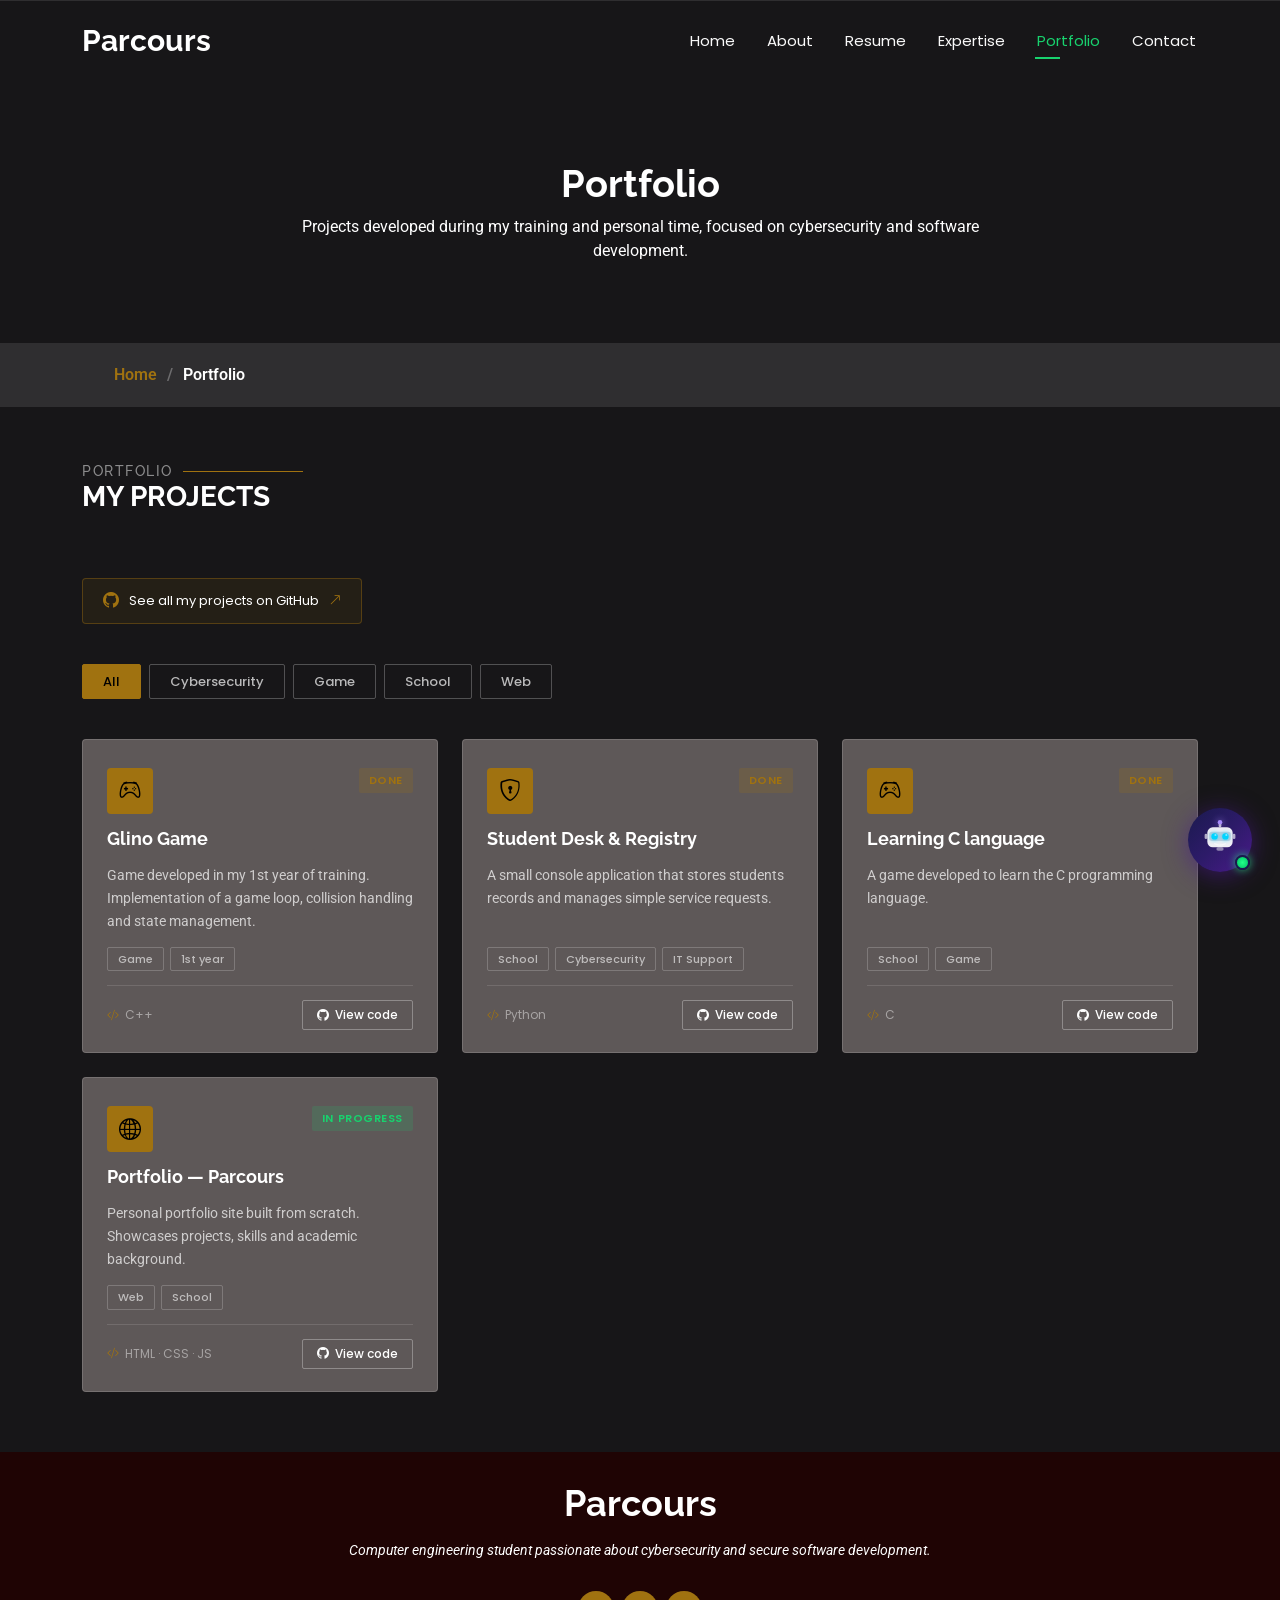
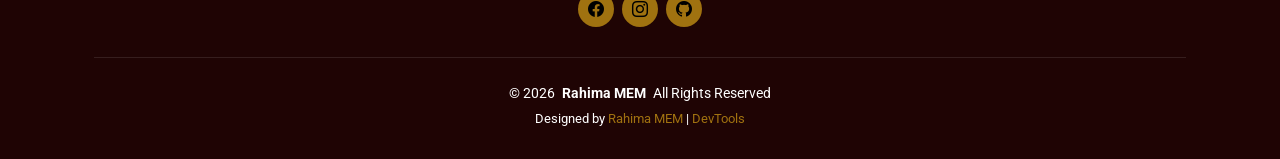
<file: portfolio.html>
<!DOCTYPE html>
<html lang="en">

<head>
  <meta charset="utf-8">
  <meta content="width=device-width, initial-scale=1.0" name="viewport">
  <title>Portfolio - Rahima MEM</title>
  <meta name="description" content="">
  <meta name="keywords" content="">

  <!-- Favicons -->
  <link href="assets/img/favicon.png" rel="icon">
  <link href="assets/img/apple-touch-icon.png" rel="apple-touch-icon">

  <!-- Fonts -->
  <link href="https://fonts.googleapis.com" rel="preconnect">
  <link href="https://fonts.gstatic.com" rel="preconnect" crossorigin>
  <link href="https://fonts.googleapis.com/css2?family=Roboto:ital,wght@0,100;0,300;0,400;0,500;0,700;0,900;1,100;1,300;1,400;1,500;1,700;1,900&family=Poppins:ital,wght@0,100;0,200;0,300;0,400;0,500;0,600;0,700;0,800;0,900;1,100;1,200;1,300;1,400;1,500;1,600;1,700;1,800;1,900&family=Raleway:ital,wght@0,100;0,200;0,300;0,400;0,500;0,600;0,700;0,800;0,900;1,100;1,200;1,300;1,400;1,500;1,600;1,700;1,800;1,900&display=swap" rel="stylesheet">

  <!-- Vendor CSS Files -->
  <link href="assets/vendor/bootstrap/css/bootstrap.min.css" rel="stylesheet">
  <link href="assets/vendor/bootstrap-icons/bootstrap-icons.css" rel="stylesheet">
  <link href="assets/vendor/aos/aos.css" rel="stylesheet">
  <link href="assets/vendor/swiper/swiper-bundle.min.css" rel="stylesheet">
  <link href="assets/vendor/glightbox/css/glightbox.min.css" rel="stylesheet">

  <!-- Main CSS File -->
  <link href="assets/css/main.css" rel="stylesheet">

</head>

<body class="portfolio-page">

  <header id="header" class="header d-flex align-items-center fixed-top">
    <div class="container-fluid container-xl position-relative d-flex align-items-center justify-content-between">
      <a href="index.html" class="logo d-flex align-items-center">
        <h1 class="sitename">Parcours</h1>
      </a>
      <nav id="navmenu" class="navmenu">
        <ul>
          <li><a href="index.html">Home</a></li>
          <li><a href="about.html">About</a></li>
          <li><a href="resume.html">Resume</a></li>
          <li><a href="expertise.html">Expertise</a></li>
          <li><a href="portfolio.html" class="active">Portfolio</a></li>
          <li><a href="contact.html">Contact</a></li>
        </ul>
        <i class="mobile-nav-toggle d-xl-none bi bi-list"></i>
      </nav>
    </div>
  </header>

  <main class="main">

    <!-- Page Title -->
    <div class="page-title" data-aos="fade">
      <div class="heading">
        <div class="container">
          <div class="row d-flex justify-content-center text-center">
            <div class="col-lg-8">
              <h1>Portfolio</h1>
              <p class="mb-0">Projects developed during my training and personal time,
                focused on cybersecurity and software development.</p>
            </div>
          </div>
        </div>
      </div>
      <nav class="breadcrumbs">
        <div class="container">
          <ol>
            <li><a href="index.html">Home</a></li>
            <li class="current">Portfolio</li>
          </ol>
        </div>
      </nav>
    </div>

    <!-- Portfolio Section -->
    <section id="portfolio" class="portfolio section">
      <div class="container" data-aos="fade-up" data-aos-delay="100">

        <div class="section-title">
          <h2>Portfolio</h2>
          <div>My Projects</div>
        </div>

        <!-- REMPLACE le href par ton vrai profil GitHub -->
        <a class="github-profile-banner" href="https://github.com/rahimamem03-debug" target="_blank" rel="noopener">
          <i class="bi bi-github"></i>
          See all my projects on GitHub
          <i class="bi bi-arrow-up-right" style="font-size:12px;"></i>
        </a>

        <!-- Filters -->
        <div class="portfolio-filters-custom">
          <button class="filter-btn-custom active" onclick="filterCards('all', this)">All</button>
          <button class="filter-btn-custom" onclick="filterCards('cyber', this)">Cybersecurity</button>
          <button class="filter-btn-custom" onclick="filterCards('game', this)">Game</button>
          <button class="filter-btn-custom" onclick="filterCards('school', this)">School</button>
          <button class="filter-btn-custom" onclick="filterCards('web', this)">Web</button>
        </div>

        <!-- Cards -->
        <div class="row g-4" id="portfolioGrid">

          <!-- PROJECT 1 — Glino Game -->
          <!-- Remplace le href du btn-github par l'URL de ton repo -->
          <div class="col-lg-4 col-md-6" data-cat="game" data-aos="fade-up" data-aos-delay="100">
            <div class="portfolio-card">
              <div class="portfolio-card-top">
                <div class="portfolio-card-icon"><i class="bi bi-controller"></i></div>
                <span class="status-badge status-done">Done</span>
              </div>
              <h5 class="portfolio-card-title">Glino Game</h5>
              <p class="portfolio-card-desc">
                Game developed in my 1st year of training. Implementation of a game loop,
                collision handling and state management.
              </p>
              <div class="portfolio-tags">
                <span class="portfolio-tag">Game</span>
                <span class="portfolio-tag">1st year</span>
              </div>
              <div class="portfolio-card-footer">
                <span class="portfolio-card-tech">
                  <i class="bi bi-code-slash"></i> C++
                </span>
                <a class="btn-github" href="https://github.com/rahimamem03-debug/game-_glino.git" target="_blank" rel="noopener">
                  <i class="bi bi-github"></i> View code
                </a>
              </div>
            </div>
          </div>

          <!-- PROJECT 2 —  -->
          <div class="col-lg-4 col-md-6" data-cat="school cyber" data-aos="fade-up" data-aos-delay="150">
            <div class="portfolio-card">
              <div class="portfolio-card-top">
                <div class="portfolio-card-icon"><i class="bi bi-shield-lock"></i></div>
                <span class="status-badge status-done">Done</span>
              </div>
              <h5 class="portfolio-card-title">Student Desk &amp; Registry </h5>
              <p class="portfolio-card-desc">
                A small console application that stores students records and manages simple service requests.
              </p>
              <div class="portfolio-tags">
                <span class="portfolio-tag">School</span>
                <span class="portfolio-tag">Cybersecurity</span>
                <span class="portfolio-tag">IT Support</span>
              </div>
              <div class="portfolio-card-footer">
                <span class="portfolio-card-tech">
                  <i class="bi bi-code-slash"></i> Python
                </span>
                <a class="btn-github" href="https://github.com/rahimamem03-debug/Student-Management.git" target="_blank" rel="noopener">
                  <i class="bi bi-github"></i> View code
                </a>
              </div>
            </div>
          </div>

          <!-- PROJECT 3 — Learning C language -->
          <div class="col-lg-4 col-md-6" data-cat="game school" data-aos="fade-up" data-aos-delay="200">
            <div class="portfolio-card">
              <div class="portfolio-card-top">
                <div class="portfolio-card-icon"><i class="bi bi-controller"></i></div>
                <span class="status-badge status-done">Done</span>
              </div>
              <h5 class="portfolio-card-title">Learning C language</h5>
              <p class="portfolio-card-desc">
                A game developed to learn the C programming language.
              </p>
              <div class="portfolio-tags">
                <span class="portfolio-tag">School</span>
                <span class="portfolio-tag">Game</span>
              </div>
              <div class="portfolio-card-footer">
                <span class="portfolio-card-tech">
                  <i class="bi bi-code-slash"></i> C
                </span>
                <a class="btn-github" href="https://github.com/rahimamem03-debug/Interactive-Revision-Program.git" target="_blank" rel="noopener">
                  <i class="bi bi-github"></i> View code
                </a>
              </div>
            </div>
          </div>

          <!-- PROJECT 4 — Portfolio -->
          <div class="col-lg-4 col-md-6" data-cat="web school" data-aos="fade-up" data-aos-delay="100">
            <div class="portfolio-card">
              <div class="portfolio-card-top">
                <div class="portfolio-card-icon"><i class="bi bi-globe2"></i></div>
                <span class="status-badge status-wip">In progress</span>
              </div>
              <h5 class="portfolio-card-title">Portfolio — Parcours</h5>
              <p class="portfolio-card-desc">
                Personal portfolio site built from scratch. Showcases projects,
                skills and academic background.
              </p>
              <div class="portfolio-tags">
                <span class="portfolio-tag">Web</span>
                <span class="portfolio-tag">School</span>
              </div>
              <div class="portfolio-card-footer">
                <span class="portfolio-card-tech">
                  <i class="bi bi-code-slash"></i> HTML · CSS · JS
                </span>
                <a class="btn-github" href="https://github.com/rahimamem03-debug/portfolio" target="_blank" rel="noopener">
                  <i class="bi bi-github"></i> View code
                </a>
              </div>
            </div>
          </div>

        </div><!-- End Cards -->

        <div class="portfolio-empty" id="portfolioEmpty">No projects in this category yet.</div>

      </div>
    </section>

  </main>

  <footer id="footer" class="footer dark-background">
    <div class="container">
      <h3 class="sitename">Parcours</h3>
      <p>Computer engineering student passionate about cybersecurity and secure software development.</p>
      <div class="social-links d-flex justify-content-center">
         <a href="https://www.facebook.com/rahima.mouslouheddine"><i class="bi bi-facebook"></i></a>
        <a href="https://www.instagram.com/rahima_mem?igsh=cnU5amM4YTIxZWhs"><i class="bi bi-instagram"></i></a>
        <a href="https://github.com/rahimamem03-debug/"><i class="bi bi-github"></i></a>
      </div>
      <div class="container">
        <div class="copyright">
          <span>&copy; 2026</span> <strong class="px-1 sitename">Rahima MEM</strong> <span>All Rights Reserved</span>
        </div>
        <div class="credits">
          Designed by <a href="https://github.com/rahimamem03-debug/">Rahima MEM</a> | <a href="https://bootstrapmade.com/tools/">DevTools</a>
        </div>
      </div>
    </div>
  </footer>

  <a href="#" id="scroll-top" class="scroll-top d-flex align-items-center justify-content-center"><i class="bi bi-arrow-up-short"></i></a>
  <div id="preloader"></div>

  <script src="assets/vendor/bootstrap/js/bootstrap.bundle.min.js"></script>  <script src="assets/vendor/aos/aos.js"></script>
  <script src="assets/vendor/typed.js/typed.umd.js"></script>
  <script src="assets/vendor/purecounter/purecounter_vanilla.js"></script>
  <script src="assets/vendor/waypoints/noframework.waypoints.js"></script>
  <script src="assets/vendor/swiper/swiper-bundle.min.js"></script>
  <script src="assets/vendor/glightbox/js/glightbox.min.js"></script>
  <script src="assets/vendor/imagesloaded/imagesloaded.pkgd.min.js"></script>
  <script src="assets/vendor/isotope-layout/isotope.pkgd.min.js"></script>
  <script src="assets/js/main.js"></script>


   <!-- Main JS File -->
  <script src="assets/js/main.js"></script>

  <script src="assets/js/chatbot.js"></script>
</body>
</html>
</file>
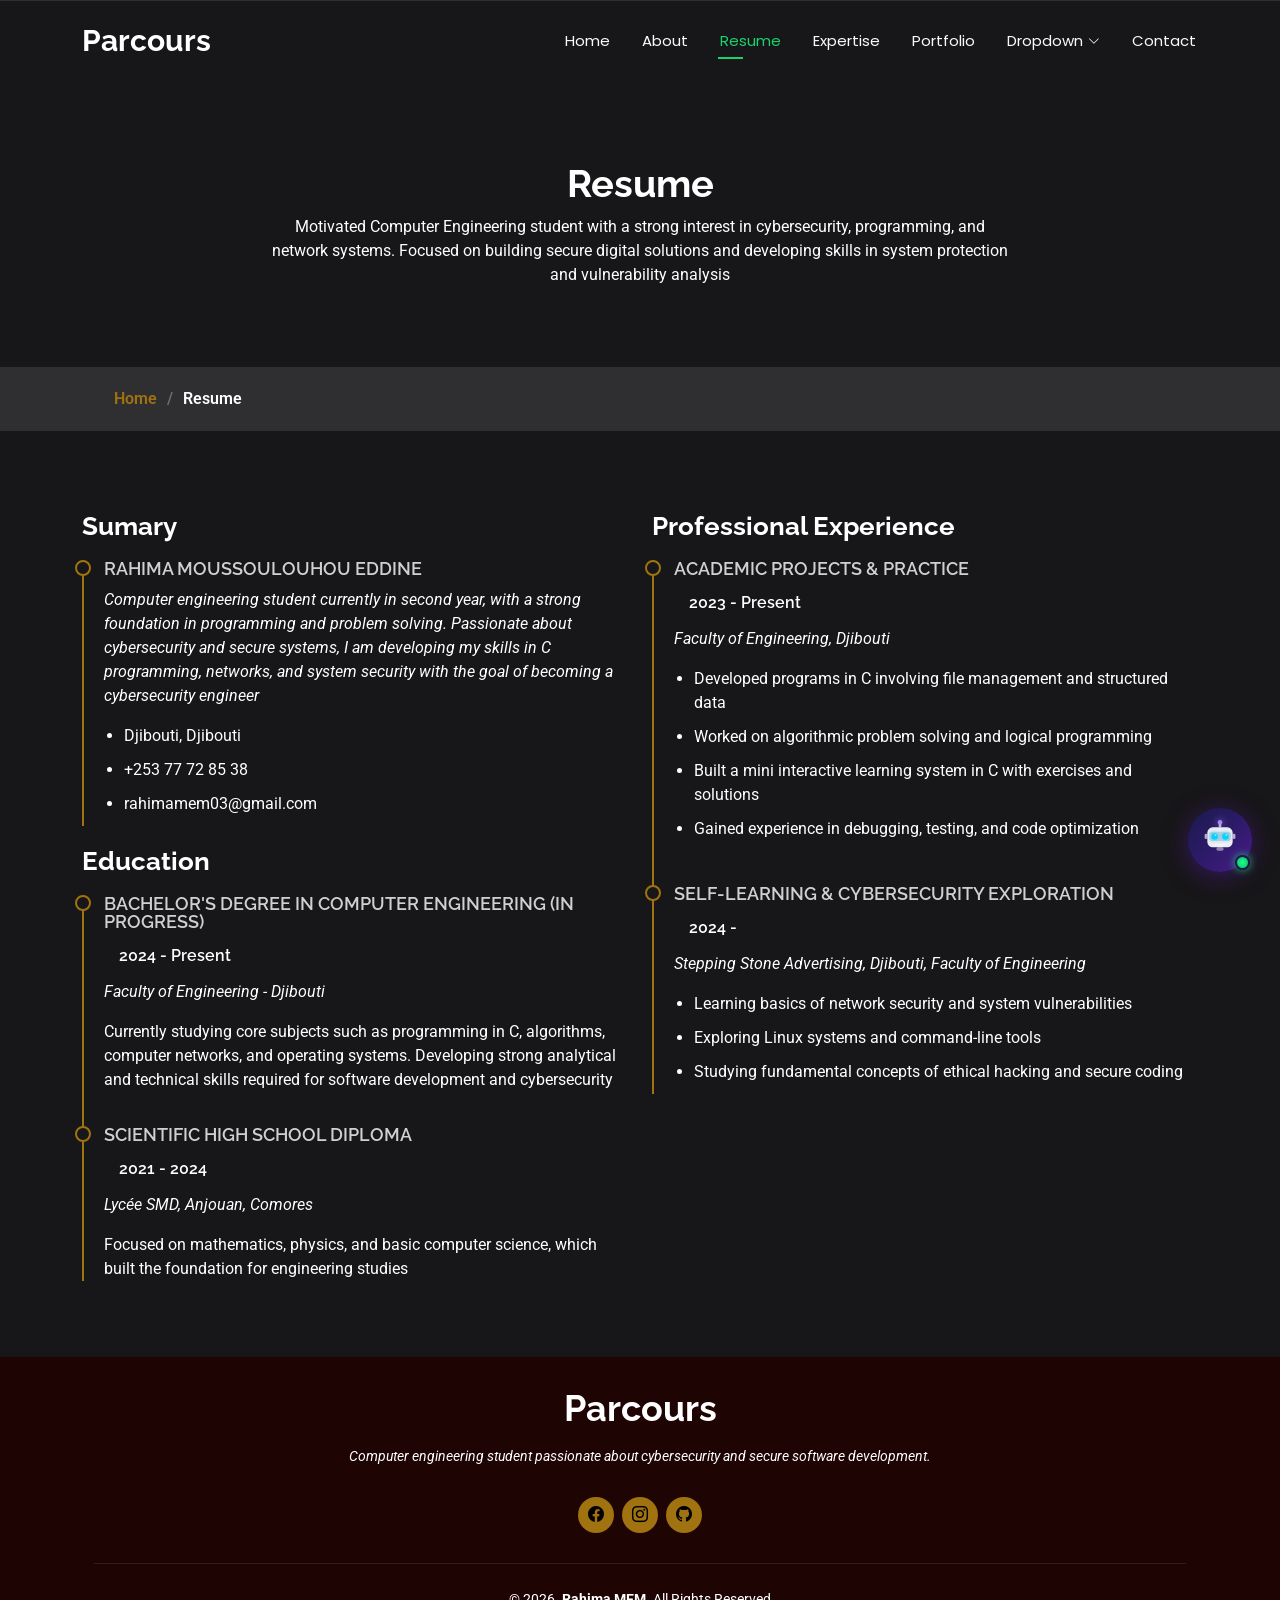
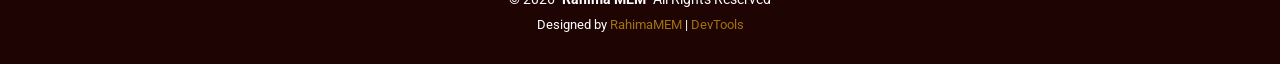
<file: resume.html>
<!DOCTYPE html>
<html lang="en">

<head>
  <meta charset="utf-8">
  <meta content="width=device-width, initial-scale=1.0" name="viewport">
  <title>Resume - Portfolio_Rahima MEM</title>
  <meta name="description" content="">
  <meta name="keywords" content="">

  
  <!-- Favicons -->
  <link href="assets/img/favicon.png" rel="icon">
  <link href="assets/img/apple-touch-icon.png" rel="apple-touch-icon">

  <!-- Fonts -->
  <link href="https://fonts.googleapis.com" rel="preconnect">
  <link href="https://fonts.gstatic.com" rel="preconnect" crossorigin>
  <link href="https://fonts.googleapis.com/css2?family=Roboto:ital,wght@0,100;0,300;0,400;0,500;0,700;0,900;1,100;1,300;1,400;1,500;1,700;1,900&family=Poppins:ital,wght@0,100;0,200;0,300;0,400;0,500;0,600;0,700;0,800;0,900;1,100;1,200;1,300;1,400;1,500;1,600;1,700;1,800;1,900&family=Raleway:ital,wght@0,100;0,200;0,300;0,400;0,500;0,600;0,700;0,800;0,900;1,100;1,200;1,300;1,400;1,500;1,600;1,700;1,800;1,900&display=swap" rel="stylesheet">



  <!-- Vendor CSS Files -->
  <link href="assets/vendor/bootstrap/css/bootstrap.min.css" rel="stylesheet">
  <link href="assets/vendor/bootstrap-icons/bootstrap-icons.css" rel="stylesheet">
  <link href="assets/vendor/aos/aos.css" rel="stylesheet">
  <link href="assets/vendor/swiper/swiper-bundle.min.css" rel="stylesheet">
  <link href="assets/vendor/glightbox/css/glightbox.min.css" rel="stylesheet">

  <!-- Main CSS File -->
  <link href="assets/css/main.css" rel="stylesheet">

</head>

<body class="resume-page">
  <header id="header" class="header d-flex align-items-center fixed-top">
    <div class="container-fluid container-xl position-relative d-flex align-items-center justify-content-between">

      <a href="index.html" class="logo d-flex align-items-center">
        <!-- Uncomment the line below if you also wish to use an image logo -->
        <!-- <img src="assets/img/logo.webp" alt=""> -->
        <h1 class="sitename">Parcours</h1>
      </a>

      <nav id="navmenu" class="navmenu">
        <ul>
          <li><a href="index.html">Home</a></li>
          <li><a href="about.html">About</a></li>
          <li><a href="resume.html" class="active">Resume</a></li>
          <li><a href="expertise.html">Expertise</a></li>
          <li><a href="portfolio.html">Portfolio</a></li>
          <li class="dropdown"><a href="#"><span>Dropdown</span> <i class="bi bi-chevron-down toggle-dropdown"></i></a>
            <ul>
              <li><a href="#">Dropdown 1</a></li>
              <li class="dropdown"><a href="#"><span>Deep Dropdown</span> <i class="bi bi-chevron-down toggle-dropdown"></i></a>
                <ul>
                  <li><a href="#">Deep Dropdown 1</a></li>
                  <li><a href="#">Deep Dropdown 2</a></li>
                  <li><a href="#">Deep Dropdown 3</a></li>
                  <li><a href="#">Deep Dropdown 4</a></li>
                  <li><a href="#">Deep Dropdown 5</a></li>
                </ul>
              </li>
              <li><a href="#">Dropdown 2</a></li>
              <li><a href="#">Dropdown 3</a></li>
              <li><a href="#">Dropdown 4</a></li>
            </ul>
          </li>
          <li><a href="contact.html">Contact</a></li>
        </ul>
        <i class="mobile-nav-toggle d-xl-none bi bi-list"></i>
      </nav>

    </div>
  </header>

  <main class="main">

    <!-- Page Title -->
    <div class="page-title" data-aos="fade">
      <div class="heading">
        <div class="container">
          <div class="row d-flex justify-content-center text-center">
            <div class="col-lg-8">
              <h1>Resume</h1>
              <p class="mb-0"> Motivated Computer Engineering student with a strong interest in cybersecurity, programming, and network systems. 
                Focused on building secure digital solutions and developing skills in system protection and vulnerability analysis</p>
            </div>
          </div>
        </div>
      </div>
      <nav class="breadcrumbs">
        <div class="container">
          <ol>
            <li><a href="index.html">Home</a></li>
            <li class="current">Resume</li>
          </ol>
        </div>
      </nav>
    </div><!-- End Page Title -->

    <!-- Resume Section -->
    <section id="resume" class="resume section">

      <div class="container">

        <div class="row">

          <div class="col-lg-6" data-aos="fade-up" data-aos-delay="100">
            <h3 class="resume-title">Sumary</h3>

            <div class="resume-item pb-0">
              <h4>Rahima Moussoulouhou Eddine</h4>
              <p><em>Computer engineering student currently in second year, 
                with a strong foundation in programming and problem solving. 
                Passionate about cybersecurity and secure systems, 
                I am developing my skills in C programming, networks, and system security with the goal of becoming a cybersecurity engineer</em></p>
              <ul>
                <li>Djibouti, Djibouti</li>
                <li>+253 77 72 85 38</li>
                <li>rahimamem03@gmail.com</li>
              </ul>
            </div><!-- Edn Resume Item -->

            <h3 class="resume-title">Education</h3>
            <div class="resume-item">
              <h4>Bachelor's Degree in Computer Engineering (In Progress)</h4>
              <h5>2024 - Present</h5>
              <p><em>Faculty of Engineering - Djibouti</em></p>
              <p>Currently studying core subjects such as programming in C, algorithms, computer networks, and operating systems. 
                Developing strong analytical and technical skills required for software development and cybersecurity</p>
            </div><!-- Edn Resume Item -->

            <div class="resume-item">
              <h4>Scientific High School Diploma</h4>
              <h5>2021 - 2024</h5>
              <p><em>Lycée SMD, Anjouan, Comores</em></p>
              <p>Focused on mathematics, physics, and basic computer science, which built the foundation for engineering studies</p>
            </div><!-- Edn Resume Item -->

          </div>

          <div class="col-lg-6" data-aos="fade-up" data-aos-delay="200">
            <h3 class="resume-title">Professional Experience</h3>
            <div class="resume-item">
              <h4>Academic Projects & Practice</h4>
              <h5>2023 - Present</h5>
              <p><em>Faculty of Engineering, Djibouti</em></p>
              <ul>
                <li>Developed programs in C involving file management and structured data</li>
                <li>Worked on algorithmic problem solving and logical programming </li>
                <li>Built a mini interactive learning system in C with exercises and solutions</li>
                <li>Gained experience in debugging, testing, and code optimization</li>
              </ul>
            </div><!-- Edn Resume Item -->

            <div class="resume-item">
              <h4>Self-learning & Cybersecurity Exploration</h4>
              <h5>2024 - <i class="fas fa-prescription-bottle-alt    "></i></h5>
              <p><em>Stepping Stone Advertising, Djibouti, Faculty of Engineering</em></p>
              <ul>
                <li>Learning basics of network security and system vulnerabilities</li>
                <li>Exploring Linux systems and command-line tools</li>
                <li>Studying fundamental concepts of ethical hacking and secure coding</li>
              </ul>
            </div><!-- Edn Resume Item -->

          </div>

        </div>

      </div>

    </section><!-- /Resume Section -->

  </main>

  <footer id="footer" class="footer dark-background">
    <div class="container">
      <h3 class="sitename">Parcours</h3>
      <p>Computer engineering student passionate about cybersecurity and secure software development.</p>
      <div class="social-links d-flex justify-content-center">
        <a href="https://www.facebook.com/share/1CUEZ6a3eT/"><i class="bi bi-facebook"></i></a>
        <a href="https://www.instagram.com/rahima_mem?igsh=cnU5amM4YTIxZWhs"><i class="bi bi-instagram"></i></a>
        <a href="https://github.com/rahimamem03-debug/"><i class="bi bi-github"></i></a>
      </div>
      <div class="container">
        <div class="copyright">
          <span>&copy; 2026</span> <strong class="px-1 sitename">Rahima MEM</strong> <span>All Rights Reserved</span>
        </div>
        <div class="credits">
          
          Designed by <a href="https://github.com/rahimamem03-debug/">RahimaMEM</a> | <a href="https://bootstrapmade.com/tools/">DevTools</a>
        </div>
      </div>
    </div>
  </footer>

  <!-- Scroll Top -->
  <a href="#" id="scroll-top" class="scroll-top d-flex align-items-center justify-content-center"><i class="bi bi-arrow-up-short"></i></a>

  <!-- Preloader -->
  <div id="preloader"></div>

  <!-- Vendor JS Files -->
  <script src="assets/vendor/bootstrap/js/bootstrap.bundle.min.js"></script>  <script src="assets/vendor/aos/aos.js"></script>
  <script src="assets/vendor/typed.js/typed.umd.js"></script>
  <script src="assets/vendor/purecounter/purecounter_vanilla.js"></script>
  <script src="assets/vendor/waypoints/noframework.waypoints.js"></script>
  <script src="assets/vendor/swiper/swiper-bundle.min.js"></script>
  <script src="assets/vendor/glightbox/js/glightbox.min.js"></script>
  <script src="assets/vendor/imagesloaded/imagesloaded.pkgd.min.js"></script>
  <script src="assets/vendor/isotope-layout/isotope.pkgd.min.js"></script>

  <!-- Main JS File -->
  <script src="assets/js/main.js"></script>

  <script src="assets/js/chatbot.js"></script>
</body>

</html>
</file>
<file: assets/css/main.css>
:root {
  --default-font: "Roboto",  system-ui, -apple-system, "Segoe UI", Roboto, "Helvetica Neue", Arial, "Noto Sans", "Liberation Sans", sans-serif, "Apple Color Emoji", "Segoe UI Emoji", "Segoe UI Symbol", "Noto Color Emoji";
  --heading-font: "Raleway",  sans-serif;
  --nav-font: "Poppins",  sans-serif;
}

/* Global Colors - The following color variables are used throughout the website. Updating them here will change the color scheme of the entire website */
:root { 
  --background-color: #171618; /* Background color for the entire website, including individual sections */
  --default-color: #ffffff; /* Default color used for the majority of the text content across the entire website */
  --heading-color: #ffffff; /* Color for headings, subheadings and title throughout the website */
  --accent-color: #a07210; /* Accent color that represents your brand on the website. It's used for buttons, links, and other elements that need to stand out */
  --surface-color: #5e5858; /* The surface color is used as a background of boxed elements within sections, such as cards, icon boxes, or other elements that require a visual separation from the global background. */
  --contrast-color: #000000; /* Contrast color for text, ensuring readability against backgrounds of accent, heading, or default colors. */
}

/* Nav Menu Colors - The following color variables are used specifically for the navigation menu. They are separate from the global colors to allow for more customization options */
:root {
  --nav-color: #fafafa;  /* The default color of the main navmenu links */
  --nav-hover-color: #18d26e; /* Applied to main navmenu links when they are hovered over or active */
  --nav-mobile-background-color: #1a1a1a; /* Used as the background color for mobile navigation menu */
  --nav-dropdown-background-color: #1a1a1a; /* Used as the background color for dropdown items that appear when hovering over primary navigation items */
  --nav-dropdown-color: #fafafa; /* Used for navigation links of the dropdown items in the navigation menu. */
  --nav-dropdown-hover-color: #18d26e; /* Similar to --nav-hover-color, this color is applied to dropdown navigation links when they are hovered over. */
}

/* Color Presets - These classes override global colors when applied to any section or element, providing reuse of the sam color scheme. */

.light-background {
  --background-color: #2e2828;
  --surface-color: #343434;
}

.dark-background {
  --background-color: rgba(31, 4, 4, 0.975);
  --default-color: #ffffff;
  --heading-color: #ffffff;
  --surface-color: #292929f9;
  --contrast-color: #000000;
}

/* Smooth scroll */
:root {
  scroll-behavior: smooth;
}

/*--------------------------------------------------------------
# General Styling & Shared Classes
--------------------------------------------------------------*/
body {
  color: var(--default-color);
  background-color: var(--background-color);
  font-family: var(--default-font);
}

a {
  color: var(--accent-color);
  text-decoration: none;
  transition: 0.3s;
}

a:hover {
  color: color-mix(in srgb, var(--accent-color), transparent 25%);
  text-decoration: none;
}

h1,
h2,
h3,
h4,
h5,
h6 {
  color: var(--heading-color);
  font-family: var(--heading-font);
}

/* PHP Email Form Messages
------------------------------*/
.php-email-form .error-message {
  display: none;
  background: #df1529;
  color: #ffffff;
  text-align: left;
  padding: 15px;
  margin-bottom: 24px;
  font-weight: 600;
}

.php-email-form .sent-message {
  display: none;
  color: #ffffff;
  background: #059652;
  text-align: center;
  padding: 15px;
  margin-bottom: 24px;
  font-weight: 600;
}

.php-email-form .loading {
  display: none;
  background: var(--surface-color);
  text-align: center;
  padding: 15px;
  margin-bottom: 24px;
}

.php-email-form .loading:before {
  content: "";
  display: inline-block;
  border-radius: 50%;
  width: 24px;
  height: 24px;
  margin: 0 10px -6px 0;
  border: 3px solid var(--accent-color);
  border-top-color: var(--surface-color);
  animation: php-email-form-loading 1s linear infinite;
}

/*@keyframes php-email-form-loading {
  0% {
    transform: rotate(0deg);
  }

  100% {
    transform: rotate(360deg);
  }
}*/

/*--------------------------------------------------------------
# Global Header
--------------------------------------------------------------*/
.header {
  --background-color: rgba(0, 0, 0, 0);
  color: var(--default-color);
  background-color: var(--background-color);
  padding: 15px 0;
  transition: all 0.5s;
  z-index: 997;
}

.header .logo {
  line-height: 1;
}

.header .logo img {
  max-height: 32px;
  margin-right: 8px;
}

.header .logo h1 {
  font-size: 30px;
  margin: 0;
  font-weight: 700;
  color: var(--heading-color);
}

.scrolled .header {
  box-shadow: 0px 0 18px rgba(0, 0, 0, 0.1);
}

/* Global Header on Scroll
------------------------------*/
.scrolled .header {
  --background-color: rgba(0, 0, 0, 0.8);
}

/*--------------------------------------------------------------
# Navigation Menu
--------------------------------------------------------------*/
/* Desktop Navigation */
@media (min-width: 1200px) {
  .navmenu {
    padding: 0;
  }

  .navmenu ul {
    margin: 0;
    padding: 0;
    display: flex;
    list-style: none;
    align-items: center;
  }

  .navmenu li {
    position: relative;
  }

  .navmenu>ul>li {
    white-space: nowrap;
    padding: 15px 14px;
  }

  .navmenu>ul>li:last-child {
    padding-right: 0;
  }

  .navmenu a,
  .navmenu a:focus {
    color: var(--nav-color);
    font-size: 15px;
    padding: 0 2px;
    font-family: var(--nav-font);
    font-weight: 400;
    display: flex;
    align-items: center;
    justify-content: space-between;
    white-space: nowrap;
    transition: 0.3s;
    position: relative;
  }

  .navmenu a i,
  .navmenu a:focus i {
    font-size: 12px;
    line-height: 0;
    margin-left: 5px;
    transition: 0.3s;
  }

  .navmenu>ul>li>a:before {
    content: "";
    position: absolute;
    height: 2px;
    bottom: -6px;
    left: 0;
    background-color: var(--nav-hover-color);
    visibility: hidden;
    width: 0px;
    transition: all 0.3s ease-in-out 0s;
  }

  .navmenu a:hover:before,
  .navmenu li:hover>a:before,
  .navmenu .active:before {
    visibility: visible;
    width: 25px;
  }

  .navmenu li:hover>a,
  .navmenu .active,
  .navmenu .active:focus {
    color: var(--nav-hover-color);
  }

  .navmenu .dropdown ul {
    margin: 0;
    padding: 10px 0;
    background: var(--nav-dropdown-background-color);
    display: block;
    position: absolute;
    visibility: hidden;
    left: 14px;
    top: 130%;
    opacity: 0;
    transition: 0.3s;
    border-radius: 4px;
    z-index: 99;
    box-shadow: 0px 0px 30px rgba(0, 0, 0, 0.1);
  }

  .navmenu .dropdown ul li {
    min-width: 200px;
  }

  .navmenu .dropdown ul a {
    padding: 10px 20px;
    font-size: 15px;
    text-transform: none;
    color: var(--nav-dropdown-color);
  }

  .navmenu .dropdown ul a i {
    font-size: 12px;
  }

  .navmenu .dropdown ul a:hover,
  .navmenu .dropdown ul .active:hover,
  .navmenu .dropdown ul li:hover>a {
    color: var(--nav-dropdown-hover-color);
  }

  .navmenu .dropdown:hover>ul {
    opacity: 1;
    top: 100%;
    visibility: visible;
  }

  .navmenu .dropdown .dropdown ul {
    top: 0;
    left: -90%;
    visibility: hidden;
  }

  .navmenu .dropdown .dropdown:hover>ul {
    opacity: 1;
    top: 0;
    left: -100%;
    visibility: visible;
  }
}

/* Mobile Navigation */
@media (max-width: 1199px) {
  .mobile-nav-toggle {
    color: var(--nav-color);
    font-size: 28px;
    line-height: 0;
    margin-right: 10px;
    cursor: pointer;
    transition: color 0.3s;
  }

  .navmenu {
    padding: 0;
    z-index: 9997;
  }

  .navmenu ul {
    display: none;
    list-style: none;
    position: absolute;
    inset: 60px 20px 20px 20px;
    padding: 10px 0;
    margin: 0;
    border-radius: 6px;
    background-color: var(--nav-mobile-background-color);
    border: 1px solid color-mix(in srgb, var(--default-color), transparent 90%);
    box-shadow: none;
    overflow-y: auto;
    transition: 0.3s;
    z-index: 9998;
  }

  .navmenu a,
  .navmenu a:focus {
    color: var(--nav-dropdown-color);
    padding: 10px 20px;
    font-family: var(--nav-font);
    font-size: 17px;
    font-weight: 500;
    display: flex;
    align-items: center;
    justify-content: space-between;
    white-space: nowrap;
    transition: 0.3s;
  }

  .navmenu a i,
  .navmenu a:focus i {
    font-size: 12px;
    line-height: 0;
    margin-left: 5px;
    width: 30px;
    height: 30px;
    display: flex;
    align-items: center;
    justify-content: center;
    border-radius: 50%;
    transition: 0.3s;
    background-color: color-mix(in srgb, var(--accent-color), transparent 90%);
  }

  .navmenu a i:hover,
  .navmenu a:focus i:hover {
    background-color: var(--accent-color);
    color: var(--contrast-color);
  }

  .navmenu a:hover,
  .navmenu .active,
  .navmenu .active:focus {
    color: var(--nav-dropdown-hover-color);
  }

  .navmenu .active i,
  .navmenu .active:focus i {
    background-color: var(--accent-color);
    color: var(--contrast-color);
    transform: rotate(180deg);
  }

  .navmenu .dropdown ul {
    position: static;
    display: none;
    z-index: 99;
    padding: 10px 0;
    margin: 10px 20px;
    background-color: var(--nav-dropdown-background-color);
    transition: all 0.5s ease-in-out;
  }

  .navmenu .dropdown ul ul {
    background-color: rgba(33, 37, 41, 0.1);
  }

  .navmenu .dropdown>.dropdown-active {
    display: block;
    background-color: rgba(33, 37, 41, 0.03);
  }

  .mobile-nav-active {
    overflow: hidden;
  }

  .mobile-nav-active .mobile-nav-toggle {
    color: #fff;
    position: absolute;
    font-size: 32px;
    top: 15px;
    right: 15px;
    margin-right: 0;
    z-index: 9999;
  }

  .mobile-nav-active .navmenu {
    position: fixed;
    overflow: hidden;
    inset: 0;
    background: rgba(33, 37, 41, 0.8);
    transition: 0.3s;
  }

  .mobile-nav-active .navmenu>ul {
    display: block;
  }
}

/*--------------------------------------------------------------
# Global Footer
--------------------------------------------------------------*/
.footer {
  color: var(--default-color);
  background-color: var(--background-color);
  font-size: 14px;
  text-align: center;
  padding: 30px 0;
  position: relative;
}

.footer h3 {
  font-size: 36px;
  font-weight: 700;
  position: relative;
  padding: 0;
  margin: 0 0 15px 0;
}

.footer p {
  font-size: 15;
  font-style: italic;
  padding: 0;
  margin: 0 0 30px 0;
}

.footer .social-links {
  margin: 0 0 30px 0;
}

.footer .social-links a {
  font-size: 16px;
  display: flex;
  align-items: center;
  justify-content: center;
  background: var(--accent-color);
  color: var(--contrast-color);
  line-height: 1;
  margin: 0 4px;
  border-radius: 50%;
  text-align: center;
  width: 36px;
  height: 36px;
  transition: 0.3s;
}

.footer .social-links a:hover {
  background: color-mix(in srgb, var(--accent-color), transparent 20%);
  text-decoration: none;
}

.footer .copyright {
  padding-top: 25px;
  border-top: 1px solid color-mix(in srgb, var(--default-color), transparent 90%);
}

.footer .credits {
  font-size: 13px;
  padding-top: 5px;
}

/*--------------------------------------------------------------
# Preloader
--------------------------------------------------------------*/
#preloader {
  position: fixed;
  inset: 0;
  z-index: 999999;
  overflow: hidden;
  background: var(--background-color);
  transition: all 0.6s ease-out;
}

#preloader:before {
  content: "";
  position: fixed;
  top: calc(50% - 30px);
  left: calc(50% - 30px);
  border: 6px solid #ffffff;
  border-color: var(--accent-color) transparent var(--accent-color) transparent;
  border-radius: 50%;
  width: 60px;
  height: 60px;
  animation: animate-preloader 1.5s linear infinite;
}

@keyframes animate-preloader {
  0% {
    transform: rotate(0deg);
  }

  100% {
    transform: rotate(360deg);
  }
}

/*--------------------------------------------------------------
# Scroll Top Button
--------------------------------------------------------------*/
.scroll-top {
  position: fixed;
  visibility: hidden;
  opacity: 0;
  right: 15px;
  bottom: -15px;
  z-index: 99999;
  background-color: var(--accent-color);
  width: 44px;
  height: 44px;
  border-radius: 50px;
  transition: all 0.4s;
}

.scroll-top i {
  font-size: 24px;
  color: var(--contrast-color);
  line-height: 0;
}

.scroll-top:hover {
  background-color: color-mix(in srgb, var(--accent-color), transparent 20%);
  color: var(--contrast-color);
}

.scroll-top.active {
  visibility: visible;
  opacity: 1;
  bottom: 15px;
}

/*--------------------------------------------------------------
# Disable aos animation delay on mobile devices
--------------------------------------------------------------*/
@media screen and (max-width: 768px) {
  [data-aos-delay] {
    transition-delay: 0 !important;
  }
}

/*--------------------------------------------------------------
# Global Page Titles & Breadcrumbs
--------------------------------------------------------------*/
.page-title {
  color: var(--default-color);
  background-color: var(--background-color);
  position: relative;
}

.page-title .heading {
  padding: 160px 0 80px 0;
  border-top: 1px solid color-mix(in srgb, var(--default-color), transparent 90%);
}

.page-title .heading h1 {
  font-size: 38px;
  font-weight: 700;
}

.page-title nav {
  background-color: color-mix(in srgb, var(--default-color), transparent 90%);
  padding: 20px 0;
}

.page-title nav ol {
  display: flex;
  flex-wrap: wrap;
  list-style: none;
  margin: 0;
  font-size: 16px;
  font-weight: 600;
}

.page-title nav ol li+li {
  padding-left: 10px;
}

.page-title nav ol li+li::before {
  content: "/";
  display: inline-block;
  padding-right: 10px;
  color: color-mix(in srgb, var(--default-color), transparent 70%);
}

/*--------------------------------------------------------------
# Global Sections
--------------------------------------------------------------*/
section,
.section {
  color: var(--default-color);
  background-color: var(--background-color);
  padding: 60px 0;
  scroll-margin-top: 100px;
  overflow: clip;
}

@media (max-width: 1199px) {

  section,
  .section {
    scroll-margin-top: 66px;
  }
}

/*--------------------------------------------------------------
# Global Section Titles
--------------------------------------------------------------*/
.section-title {
  padding-bottom: 60px;
  position: relative;
}

.section-title h2 {
  font-size: 14px;
  font-weight: 500;
  padding: 0;
  line-height: 1px;
  margin: 0;
  letter-spacing: 1.5px;
  text-transform: uppercase;
  color: color-mix(in srgb, var(--default-color), transparent 50%);
  position: relative;
}

.section-title h2::after {
  content: "";
  width: 120px;
  height: 1px;
  display: inline-block;
  background: var(--accent-color);
  margin: 4px 10px;
}

.section-title div {
  color: var(--heading-color);
  margin: 0;
  margin: 0;
  font-size: 28px;
  font-weight: 700;
  text-transform: uppercase;
  font-family: var(--heading-font);
}

/*--------------------------------------------------------------
# Hero Section
--------------------------------------------------------------*/
 .hero {
  width: 100%;
  min-height: 100vh;
  position: relative;
  padding: 80px;
  display: flex;
  align-items: center;
  justify-content: center;
}

.hero img {
  position: absolute;
  inset: 0;
  display: block;
  width: 100%;
  height: 100%;
  object-fit: cover;
  z-index: 1;
}

 .hero .container {
  position: relative;
  z-index: 2;
} 

.hero h2 {
  margin: 0;
  font-size: 64px;
  font-weight: 700;
}

.hero p {
  margin: 5px 0 0 0;
  font-size: 26px;
}

.hero p span {
  letter-spacing: 1px;
  border-bottom: 2px solid var(--accent-color);
}

.hero .social-links {
  margin-top: 25px;
}

.hero .social-links a {
  background-color: color-mix(in srgb, var(--default-color), transparent 90%);
  color: var(--default-color);
  font-size: 14px;
  width: 40px;
  height: 40px;
  border-radius: 50px;
  display: inline-flex;
  align-items: center;
  justify-content: center;
  margin-right: 20px;
  transition: 0.3s;
}

.hero .social-links a:hover {
  background-color: var(--accent-color);
}

@media (max-width: 768px) {
  .hero h2 {
    font-size: 30px;
  }

  .hero p {
    font-size: 20px;
  }
} 

/*--------------------------------------------------------------
# About Section
--------------------------------------------------------------*/
.about .content h2 {
  font-weight: 700;
  font-size: 24px;
}

.about .content ul {
  list-style: none;
  padding: 0;
}

.about .content ul li {
  margin-bottom: 20px;
  display: flex;
  align-items: center;
}

.about .content ul strong {
  margin-right: 10px;
}

.about .content ul i {
  font-size: 16px;
  margin-right: 5px;
  color: var(--accent-color);
  line-height: 0;
}

/*--------------------------------------------------------------
# Stats Section
--------------------------------------------------------------*/
.stats i {
  background-color: var(--surface-color);
  color: var(--accent-color);
  box-shadow: 0px 2px 25px rgba(0, 0, 0, 0.1);
  width: 54px;
  height: 54px;
  font-size: 24px;
  border-radius: 50px;
  border: 2px solid var(--background-color);
  display: inline-flex;
  align-items: center;
  justify-content: center;
  position: relative;
  z-index: 1;
}

.stats .stats-item {
  background-color: var(--surface-color);
  margin-top: -27px;
  padding: 30px 30px 25px 30px;
  width: 100%;
  position: relative;
  text-align: center;
  box-shadow: 0px 2px 35px rgba(0, 0, 0, 0.1);
  border-radius: 4px;
  z-index: 0;
}

.stats .stats-item span {
  font-size: 36px;
  display: block;
  font-weight: 700;
  color: color-mix(in srgb, var(--default-color), transparent 20%);
}

.stats .stats-item p {
  padding: 0;
  margin: 0;
  font-family: var(--heading-font);
  font-size: 16px;
}

/*--------------------------------------------------------------
# Skills Section
--------------------------------------------------------------*/
.skills .progress {
  height: 60px;
  display: block;
  background: none;
  border-radius: 0;
}

.skills .progress .skill {
  color: var(--heading-color);
  padding: 0;
  margin: 0 0 6px 0;
  text-transform: uppercase;
  display: block;
  font-weight: 600;
  font-family: var(--heading-font);
}

.skills .progress .skill .val {
  float: right;
  font-style: normal;
}

.skills .progress-bar-wrap {
  background: color-mix(in srgb, var(--default-color), transparent 90%);
  height: 10px;
}

.skills .progress-bar {
  width: 1px;
  height: 10px;
  transition: 0.9s;
  background-color: var(--accent-color);
}

/*--------------------------------------------------------------
# Interests Section
--------------------------------------------------------------*/
.features-item {
  background-color: var(--surface-color);
  display: flex;
  align-items: center;
  padding: 20px;
  transition: 0.3s;
  border: 1px solid color-mix(in srgb, var(--default-color), transparent 90%);
  position: relative;
}

.features-item i {
  font-size: 32px;
  padding-right: 10px;
  line-height: 0;
}

.features-item:hover {
  transform: scale(1.05);
  transition: 0.3s;
}
.features-item h3 {
  font-weight: 700;
  margin: 0;
  padding: 0;
  line-height: 1;
  font-size: 16px;
}

.features-item h3 a {
  color: var(--heading-color);
  transition: 0.3s;
}

.features-item:hover {
  border-color: var(--accent-color);
}

.features-item:hover h3 a {
  color: var(--accent-color);
}



/*--------------------------------------------------------------
# Resume Section
--------------------------------------------------------------*/
.resume .resume-title {
  color: var(--heading-color);
  font-size: 26px;
  font-weight: 700;
  margin-top: 20px;
  margin-bottom: 20px;
}

.resume .resume-item {
  padding: 0 0 20px 20px;
  margin-top: -2px;
  border-left: 2px solid var(--accent-color);
  position: relative;
}

.resume .resume-item h4 {
  line-height: 18px;
  font-size: 18px;
  font-weight: 600;
  text-transform: uppercase;
  color: color-mix(in srgb, var(--default-color), transparent 20%);
  margin-bottom: 10px;
}

.resume .resume-item h5 {
  font-size: 16px;
  padding: 5px 15px;
  display: inline-block;
  font-weight: 600;
  margin-bottom: 10px;
}

.resume .resume-item ul {
  padding-left: 20px;
}

.resume .resume-item ul li {
  padding-bottom: 10px;
}

.resume .resume-item:last-child {
  padding-bottom: 0;
}

.resume .resume-item::before {
  content: "";
  position: absolute;
  width: 16px;
  height: 16px;
  border-radius: 50px;
  left: -9px;
  top: 0;
  background: var(--background-color);
  border: 2px solid var(--accent-color);
}

/*--------------------------------------------------------------
# expertise Section
--------------------------------------------------------------*/
.expertise .expertise-item {
  background-color: var(--surface-color);
  text-align: center;
  padding: 80px 20px;
  transition: all ease-in-out 0.3s;
  height: 100%;
}

.expertise .expertise-item .icon {
  margin: 0 auto;
  width: 64px;
  height: 64px;
  background: var(--accent-color);
  border-radius: 4px;
  display: flex;
  align-items: center;
  justify-content: center;
  margin-bottom: 20px;
  transition: 0.3s;
  transform-style: preserve-3d;
}

.expertise .expertise-item .icon i {
  color: var(--contrast-color);
  font-size: 28px;
  transition: ease-in-out 0.3s;
}

.expertise .expertise-item .icon::before {
  position: absolute;
  content: "";
  left: -8px;
  top: -8px;
  height: 100%;
  width: 100%;
  background: color-mix(in srgb, var(--accent-color), transparent 80%);
  border-radius: 5px;
  transition: all 0.3s ease-out 0s;
  transform: translateZ(-1px);
}

.expertise .expertise-item h3 {
  font-weight: 700;
  margin: 10px 0 15px 0;
  font-size: 22px;
}

.expertise .expertise-item p {
  line-height: 24px;
  font-size: 14px;
  margin-bottom: 0;
}

.expertise .expertise-item:hover {
  background: var(--accent-color);
  border-color: var(--accent-color);
}

.expertise .expertise-item:hover .icon {
  background: var(--surface-color);
}

.expertise .expertise-item:hover .icon i {
  color: var(--accent-color);
}

.expertise .expertise-item:hover .icon::before {
  background: color-mix(in srgb, var(--background-color), transparent 70%);
}

.expertise .expertise-item:hover h3,
.expertise .expertise-item:hover p {

  
  color: var(--contrast-color);
}



/*--------------------------------------------------------------
# Portfolio Section
--------------------------------------------------------------*/
    .portfolio-card {
      background-color: var(--surface-color);
      border: 1px solid color-mix(in srgb, var(--default-color), transparent 85%);
      border-radius: 4px;
      padding: 28px 24px 22px;
      height: 100%;
      transition: border-color 0.3s, transform 0.3s;
      display: flex;
      flex-direction: column;
      gap: 14px;
    }
    .portfolio-card:hover {
      border-color: var(--accent-color);
      transform: translateY(-4px);
    }
    .portfolio-card-top {
      display: flex;
      align-items: flex-start;
      justify-content: space-between;
      gap: 10px;
    }
    .portfolio-card-icon {
      width: 46px;
      height: 46px;
      background: var(--accent-color);
      border-radius: 4px;
      display: flex;
      align-items: center;
      justify-content: center;
      flex-shrink: 0;
    }
    .portfolio-card-icon i {
      font-size: 22px;
      color: var(--contrast-color);
    }
    .status-badge {
      font-size: 11px;
      font-weight: 600;
      font-family: var(--nav-font);
      letter-spacing: 0.05em;
      padding: 4px 10px;
      border-radius: 2px;
      text-transform: uppercase;
      white-space: nowrap;
    }
    .status-done {
      background: color-mix(in srgb, var(--accent-color), transparent 80%);
      color: var(--accent-color);
    }
    .status-wip {
      background: color-mix(in srgb, #18d26e, transparent 85%);
      color: #18d26e;
    }
    .portfolio-card-title {
      font-family: var(--heading-font);
      font-size: 18px;
      font-weight: 700;
      color: var(--heading-color);
      margin: 0;
    }
    .portfolio-card-desc {
      font-size: 14px;
      color: color-mix(in srgb, var(--default-color), transparent 30%);
      line-height: 1.65;
      margin: 0;
      flex: 1;
    }
    .portfolio-tags {
      display: flex;
      flex-wrap: wrap;
      gap: 6px;
    }
    .portfolio-tag {
      font-size: 11px;
      font-family: var(--nav-font);
      font-weight: 500;
      padding: 3px 10px;
      border: 1px solid color-mix(in srgb, var(--default-color), transparent 80%);
      border-radius: 2px;
      color: color-mix(in srgb, var(--default-color), transparent 40%);
    }
    .portfolio-card-footer {
      display: flex;
      align-items: center;
      justify-content: space-between;
      padding-top: 14px;
      border-top: 1px solid color-mix(in srgb, var(--default-color), transparent 88%);
      margin-top: auto;
    }
    .portfolio-card-tech {
      font-size: 12px;
      font-family: var(--nav-font);
      color: color-mix(in srgb, var(--default-color), transparent 55%);
      display: flex;
      align-items: center;
      gap: 6px;
    }
    .portfolio-card-tech i { color: var(--accent-color); }
    .btn-github {
      display: inline-flex;
      align-items: center;
      gap: 6px;
      font-size: 12px;
      font-family: var(--nav-font);
      font-weight: 500;
      color: var(--default-color);
      background: transparent;
      border: 1px solid color-mix(in srgb, var(--default-color), transparent 70%);
      padding: 5px 14px;
      border-radius: 2px;
      text-decoration: none;
      transition: 0.3s;
    }
    .btn-github:hover {
      border-color: var(--accent-color);
      color: var(--accent-color);
    }
    .btn-github.soon {
      opacity: 0.35;
      pointer-events: none;
      cursor: default;
    }
    .portfolio-filters-custom {
      display: flex;
      flex-wrap: wrap;
      gap: 8px;
      margin-bottom: 40px;
    }
    .filter-btn-custom {
      font-family: var(--nav-font);
      font-size: 13px;
      font-weight: 500;
      padding: 7px 20px;
      background: transparent;
      border: 1px solid color-mix(in srgb, var(--default-color), transparent 75%);
      color: color-mix(in srgb, var(--default-color), transparent 30%);
      border-radius: 2px;
      cursor: pointer;
      transition: 0.3s;
    }
    .filter-btn-custom:hover {
      border-color: var(--accent-color);
      color: var(--accent-color);
    }
    .filter-btn-custom.active {
      background: var(--accent-color);
      border-color: var(--accent-color);
      color: var(--contrast-color);
    }
    .github-profile-banner {
      display: inline-flex;
      align-items: center;
      gap: 10px;
      padding: 10px 20px;
      background: color-mix(in srgb, var(--accent-color), transparent 90%);
      border: 1px solid color-mix(in srgb, var(--accent-color), transparent 60%);
      border-radius: 4px;
      font-size: 13px;
      font-family: var(--nav-font);
      color: var(--default-color);
      text-decoration: none;
      transition: 0.3s;
      margin-bottom: 40px;
    }
    .github-profile-banner:hover {
      background: color-mix(in srgb, var(--accent-color), transparent 75%);
      color: var(--default-color);
    }
    .github-profile-banner i { color: var(--accent-color); font-size: 16px; }
    .portfolio-empty {
      display: none;
      text-align: center;
      padding: 3rem;
      color: color-mix(in srgb, var(--default-color), transparent 60%);
      font-size: 14px;
    }




/*--------------------------------------------------------------
# Contact Section
--------------------------------------------------------------*/
.contact .info-item {
  box-shadow: 0px 0px 20px rgba(0, 0, 0, 0.1);
  padding: 20px 30px;
}

.contact .info-item .icon {
  color: var(--contrast-color);
  background-color: var(--accent-color);
  width: 56px;
  height: 56px;
  font-size: 24px;
  display: flex;
  justify-content: center;
  align-items: center;
  transition: all 0.3s ease-in-out;
  border-radius: 50%;
  margin-right: 15px;
}

.contact .info-item h3 {
  font-size: 18px;
  font-weight: 700;
  margin: 0 0 2px 0;
}

.contact .info-item p {
  padding: 0;
  margin-bottom: 0;
  font-size: 14px;
}

.contact .info-item .social-links a {
  font-size: 24px;
  display: inline-block;
  line-height: 1;
  margin: 4px 6px 0 0;
  transition: 0.3s;
  color: color-mix(in srgb, var(--default-color), transparent 50%);
}

.contact .info-item .social-links a:hover {
  color: var(--accent-color);
}

.contact .php-email-form {
  box-shadow: 0px 0px 20px rgba(0, 0, 0, 0.1);
  padding: 30px;
  margin-top: 30px;
}

@media (max-width: 575px) {
  .contact .php-email-form {
    padding: 20px;
  }
}

.contact .php-email-form input[type=text],
.contact .php-email-form input[type=email],
.contact .php-email-form textarea {
  color: var(--default-color);
  background-color: color-mix(in srgb, var(--background-color), transparent 50%);
  border-color: color-mix(in srgb, var(--default-color), transparent 80%);
  font-size: 14px;
  padding: 10px 15px;
  box-shadow: none;
  border-radius: 0;
}

.contact .php-email-form input[type=text]:focus,
.contact .php-email-form input[type=email]:focus,
.contact .php-email-form textarea:focus {
  border-color: var(--accent-color);
}

.contact .php-email-form input[type=text]::placeholder,
.contact .php-email-form input[type=email]::placeholder,
.contact .php-email-form textarea::placeholder {
  color: color-mix(in srgb, var(--default-color), transparent 70%);
}

.contact .php-email-form button[type=submit] {
  color: var(--contrast-color);
  background: var(--accent-color);
  border: 0;
  padding: 10px 30px;
  transition: 0.4s;
  border-radius: 50px;
}

.contact .php-email-form button[type=submit]:hover {
  background: color-mix(in srgb, var(--accent-color), transparent 20%);
}
</file>
